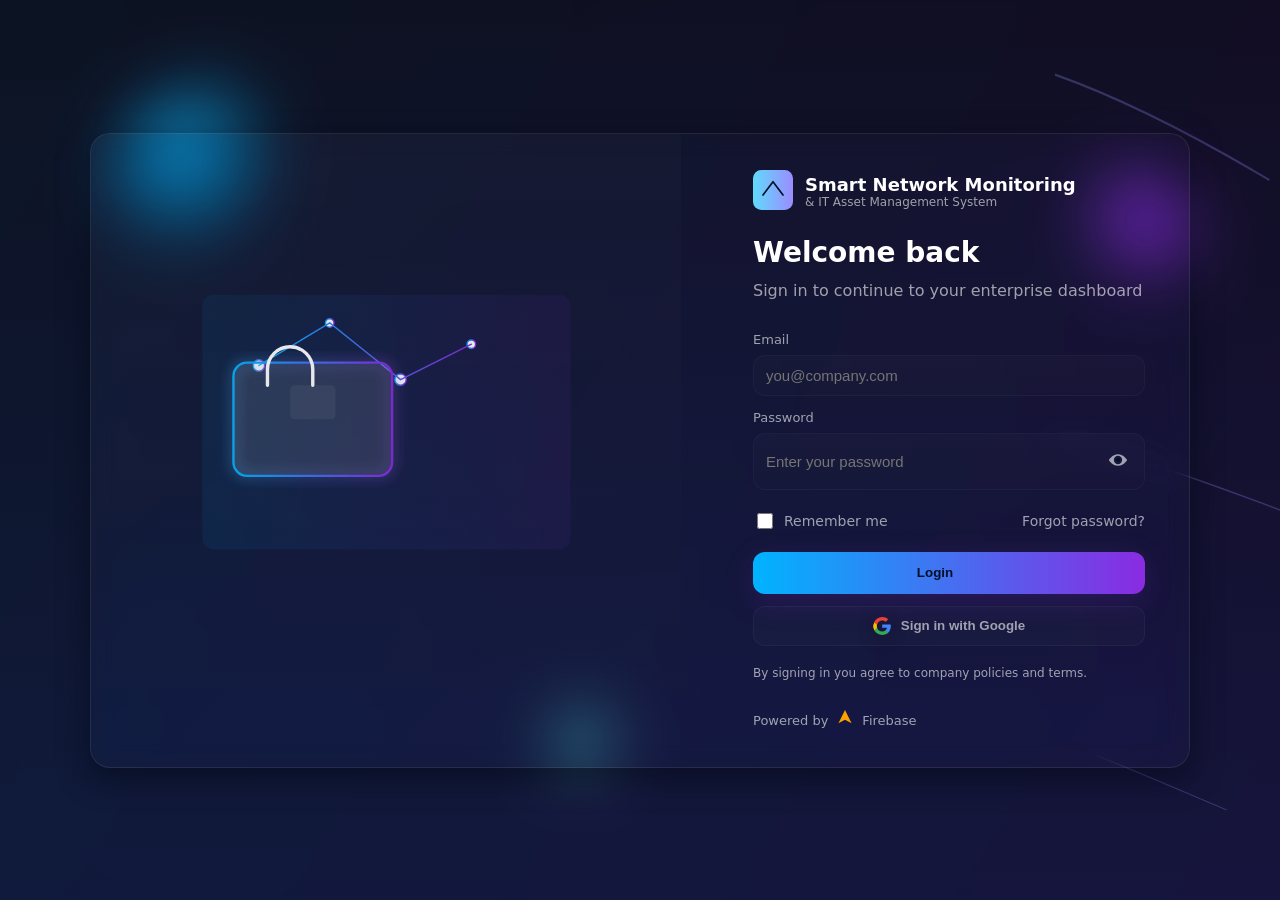
<file: index.html>
<!doctype html>
<html lang="en">
<head>
  <meta charset="utf-8" />
  <meta name="viewport" content="width=device-width,initial-scale=1" />
  <title>Smart Network Monitoring & IT Asset Management System — Login</title>
  <link rel="stylesheet" href="styles.css"> 
</head>
<body>
  <div class="animated-bg" aria-hidden="true">
    <div class="gradient-layer"></div>
    <svg class="network-lines" viewBox="0 0 1200 600" preserveAspectRatio="none" aria-hidden="true">
      <defs>
        <linearGradient id="lineGrad" x1="0" x2="1">
          <stop offset="0%" stop-color="#61dafb" />
          <stop offset="100%" stop-color="#9b8cff" />
        </linearGradient>
      </defs>
      <g class="lines">
        <path d="M10 100 C200 20, 400 180, 600 80 S1000 40, 1190 120" stroke="url(#lineGrad)" fill="none" stroke-width="1.5"/>
        <path d="M0 300 C150 240, 350 380, 600 320 S900 260, 1200 340" stroke="url(#lineGrad)" fill="none" stroke-width="1"/>
        <path d="M50 520 C250 420, 450 600, 650 520 S950 480, 1150 540" stroke="url(#lineGrad)" fill="none" stroke-width="0.8"/>
      </g>
    </svg>
    <div class="floating-shapes" aria-hidden="true">
      <div class="shape s1"></div>
      <div class="shape s2"></div>
      <div class="shape s3"></div>
    </div>
  </div>

  <main class="container" role="main">
    <section class="login-card" aria-labelledby="welcome">
      <div class="card-left">
        <!-- Cyber security illustration (inline SVG) -->
        <svg class="cyber-illustration" viewBox="0 0 600 600" aria-hidden="true">
          <defs>
            <linearGradient id="cyberGrad" x1="0" x2="1">
              <stop offset="0%" stop-color="#00b4ff"/>
              <stop offset="100%" stop-color="#8a2be2"/>
            </linearGradient>
            <filter id="glow">
              <feGaussianBlur stdDeviation="6" result="coloredBlur"/>
              <feMerge>
                <feMergeNode in="coloredBlur"/>
                <feMergeNode in="SourceGraphic"/>
              </feMerge>
            </filter>
          </defs>
          <rect x="40" y="80" rx="16" ry="16" width="520" height="360" fill="url(#cyberGrad)" opacity="0.08"/>
          <g class="nodes" fill="none" stroke="url(#cyberGrad)" stroke-width="2">
            <circle cx="120" cy="180" r="8" fill="#fff"/>
            <circle cx="220" cy="120" r="6" fill="#fff"/>
            <circle cx="320" cy="200" r="8" fill="#fff"/>
            <circle cx="420" cy="150" r="6" fill="#fff"/>
            <path d="M120 180 L220 120 L320 200 L420 150" stroke-linecap="round"/>
          </g>
          <g class="lock" transform="translate(180,240) scale(1.6)">
            <rect x="-60" y="-40" width="140" height="100" rx="12" ry="12" fill="rgba(255,255,255,0.06)" stroke="url(#cyberGrad)" stroke-width="2" filter="url(#glow)"/>
            <rect x="-10" y="-20" width="40" height="30" rx="4" ry="4" fill="#fff" opacity="0.06"/>
            <path d="M10 -20 v-14 a20 20 0 0 0 -40 0 v14" stroke="#fff" stroke-width="3" fill="none" stroke-linecap="round"/>
          </g>
        </svg>
      </div>

      <div class="card-right">
        <header class="app-header">
          <div class="logo">
            <svg width="40" height="40" viewBox="0 0 48 48" aria-hidden="true">
              <defs>
                <linearGradient id="lg1" x1="0" x2="1"><stop offset="0%" stop-color="#61dafb"/><stop offset="100%" stop-color="#9b8cff"/></linearGradient>
              </defs>
              <rect width="48" height="48" rx="10" fill="url(#lg1)"/>
              <path d="M12 30 L24 14 L36 30" stroke="#021028" stroke-width="2" fill="none" stroke-linecap="round" stroke-linejoin="round"/>
            </svg>
          </div>
          <div class="app-name">
            <h1>Smart Network Monitoring</h1>
            <p class="muted">& IT Asset Management System</p>
          </div>
        </header>

        <h2 id="welcome">Welcome back</h2>
        <p class="lead muted">Sign in to continue to your enterprise dashboard</p>

        <form id="loginForm" class="auth-form" novalidate>
          <div class="field">
            <label for="email">Email</label>
            <div class="input-wrap">
              <input id="email" name="email" type="email" placeholder="you@company.com" required autocomplete="username">
            </div>
          </div>

          <div class="field">
            <label for="password">Password</label>
            <div class="input-wrap password-wrap">
              <input id="password" name="password" type="password" placeholder="Enter your password" required autocomplete="current-password">
              <button type="button" class="show-pass" aria-label="Toggle password visibility">
                <svg width="20" height="20" viewBox="0 0 24 24"><path fill="currentColor" d="M12 5c-7 0-11 7-11 7s4 7 11 7 11-7 11-7-4-7-11-7zm0 12a5 5 0 110-10 5 5 0 010 10z"></path><circle cx="12" cy="12" r="2.5" fill="#021028"/></svg>
              </button>
            </div>
          </div>

          <div class="options">
            <label class="checkbox"><input type="checkbox" id="remember"> Remember me</label>
            <a href="#" class="forgot">Forgot password?</a>
          </div>

          <div class="actions">
            <button id="loginBtn" class="btn primary" type="submit">
              <span class="btn-text">Login</span>
              <span class="spinner" aria-hidden="true"></span>
            </button>
            <button id="googleBtn" type="button" class="btn google" aria-label="Sign in with Google">
              <svg width="18" height="18" viewBox="0 0 533.5 544.3" aria-hidden="true"><path fill="#4285f4" d="M533.5 278.4c0-17.4-1.4-34.1-4.1-50.4H272v95.4h147.1c-6.3 34-25.3 62.8-54 82v68h87.1c51-46.9 80.3-116.4 80.3-195z"/><path fill="#34a853" d="M272 544.3c73.6 0 135.5-24.4 180.7-66.4l-87.1-68c-24.2 16.2-55.1 25.8-93.6 25.8-71.9 0-132.9-48.6-154.7-114.1H25.9v71.9C71 479 165.5 544.3 272 544.3z"/><path fill="#fbbc04" d="M117.3 323.6c-10.6-31.4-10.6-65.6 0-97l-71.4-71.9C13.9 204.4 0 240.8 0 278.6s13.9 74.2 45.9 123.9l71.4-78.9z"/><path fill="#ea4335" d="M272 107.5c39.9 0 75.9 13.7 104.3 40.7l78.3-78.3C403 24.5 339.6 0 272 0 165.5 0 71 65.3 25.9 160.9l91.4 71.9C139.1 156.1 200.1 107.5 272 107.5z"/></svg>
              <span>Sign in with Google</span>
            </button>
          </div>

          <div class="meta muted small">By signing in you agree to company policies and terms.</div>
        </form>

        <footer class="card-footer">
          <div class="powered">Powered by <span class="firebase-logo" aria-hidden="true">
            <svg width="18" height="18" viewBox="0 0 256 351"><path fill="#FFA000" d="M128 0L0 256l128-64 128 64z"/></svg>
          </span> Firebase</div>
        </footer>
      </div>
    </section>
  </main>

  <script src="script.js" defer></script>
</body>
</html>
</file>
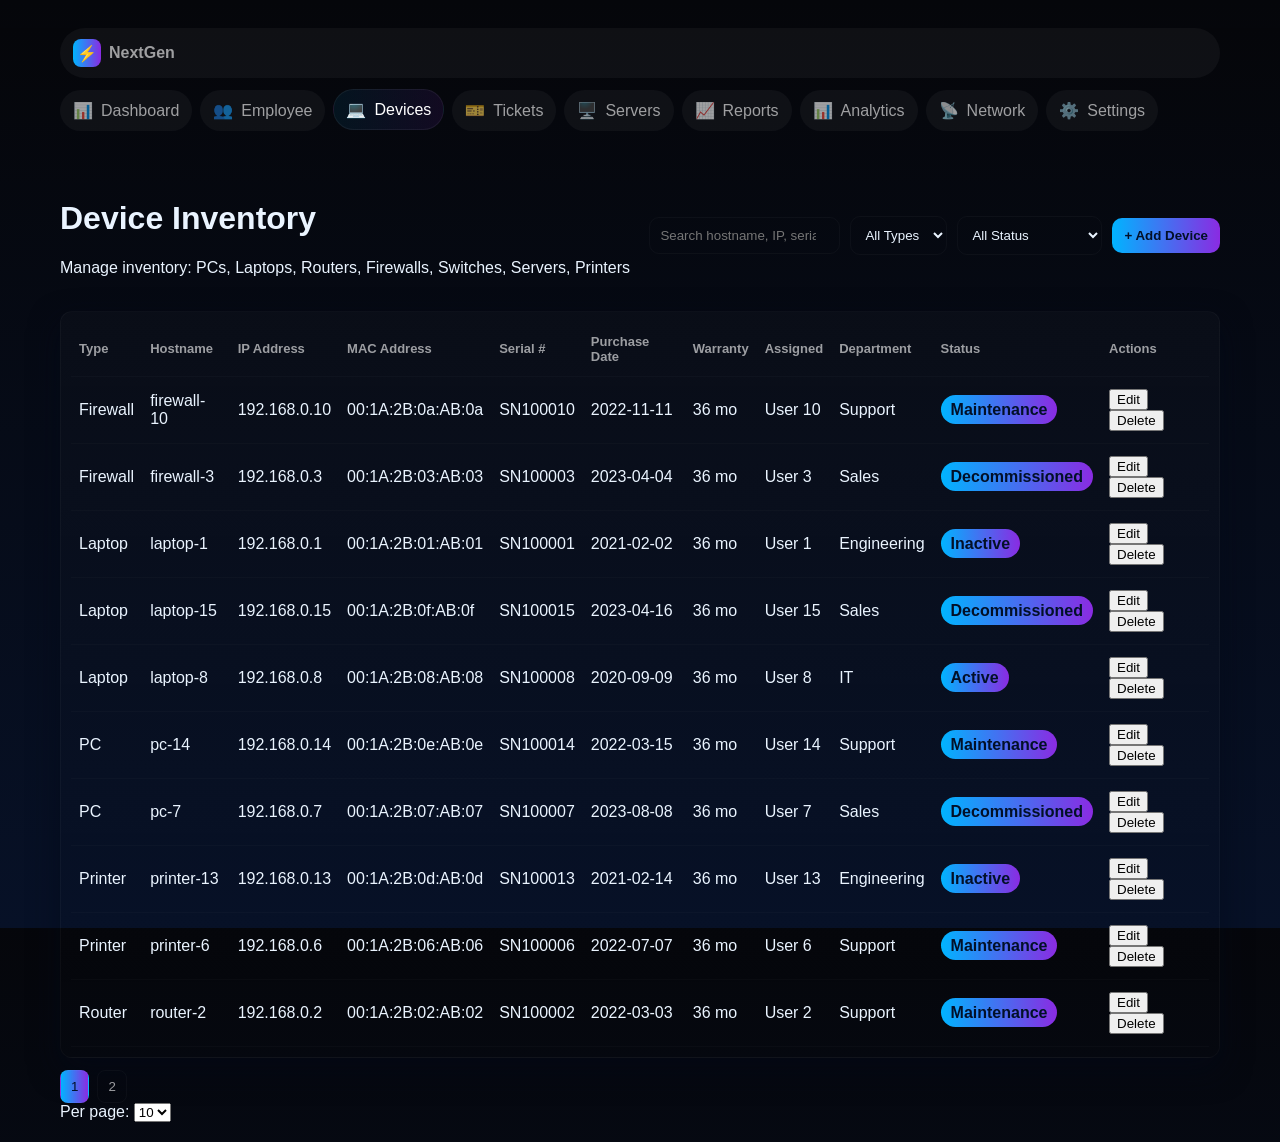
<file: device.html>
<!doctype html>
<html lang="en">
<head>
  <meta charset="utf-8" />
  <meta name="viewport" content="width=device-width,initial-scale=1" />
  <title>Device Inventory — Smart Network Admin</title>
  <link rel="stylesheet" href="device.css">
</head>
<body>
  <nav class="nav" aria-label="Main">
    <a class="nav-brand" href="admin.html"><span>⚡</span> NextGen</a>
    <ul>
      <li><a href="admin.html"><span class="icon">📊</span><span class="label">Dashboard</span></a></li>
      <li><a href="employee.html"><span class="icon">👥</span><span class="label">Employee</span></a></li>
      <li><a href="device.html"><span class="icon">💻</span><span class="label">Devices</span></a></li>
      <li><a href="helpdesk.html"><span class="icon">🎫</span><span class="label">Tickets</span></a></li>
      <li><a href="ipam.html"><span class="icon">🖥️</span><span class="label">Servers</span></a></li>
      <li><a href="reports.html"><span class="icon">📈</span><span class="label">Reports</span></a></li>
      <li><a href="analytics.html"><span class="icon">📊</span><span class="label">Analytics</span></a></li>
      <li><a href="topology.html"><span class="icon">📡</span><span class="label">Network</span></a></li>
      <li><a href="settings.html"><span class="icon">⚙️</span><span class="label">Settings</span></a></li>
    </ul>
  </nav>
  <main class="device-page">
    <header class="page-header">
      <div>
        <h1>Device Inventory</h1>
        <p class="muted">Manage inventory: PCs, Laptops, Routers, Firewalls, Switches, Servers, Printers</p>
      </div>
      <div class="controls">
        <input id="searchInput" type="search" placeholder="Search hostname, IP, serial, employee..." aria-label="Search devices">
        <select id="typeFilter" aria-label="Filter by type">
          <option value="">All Types</option>
          <option>PC</option>
          <option>Laptop</option>
          <option>Router</option>
          <option>Firewall</option>
          <option>Switch</option>
          <option>Server</option>
          <option>Printer</option>
        </select>
        <select id="statusFilter" aria-label="Filter by status">
          <option value="">All Status</option>
          <option>Active</option>
          <option>Inactive</option>
          <option>Maintenance</option>
          <option>Decommissioned</option>
        </select>
        <button id="addDeviceBtn" class="btn primary">+ Add Device</button>
      </div>
    </header>

    <section class="table-wrap">
      <table id="deviceTable" class="devices" aria-label="Device inventory table">
        <thead>
          <tr>
            <th data-sort="type">Type</th>
            <th data-sort="hostname">Hostname</th>
            <th data-sort="ip">IP Address</th>
            <th data-sort="mac">MAC Address</th>
            <th data-sort="serial">Serial #</th>
            <th data-sort="purchase">Purchase Date</th>
            <th data-sort="warranty">Warranty</th>
            <th data-sort="employee">Assigned</th>
            <th data-sort="department">Department</th>
            <th data-sort="status">Status</th>
            <th>Actions</th>
          </tr>
        </thead>
        <tbody><!-- populated by JS --></tbody>
      </table>
    </section>

    <footer class="pager">
      <div id="pagination" class="pagination"></div>
      <div class="per-page">Per page: <select id="perPage"><option>10</option><option>20</option><option>50</option></select></div>
    </footer>
  </main>

  <!-- Modal for Add / Edit -->
  <div id="deviceModal" class="modal" aria-hidden="true">
    <div class="modal-dialog" role="dialog" aria-modal="true">
      <header class="modal-header">
        <h2 id="modalTitle">Add Device</h2>
        <button id="modalClose" class="icon-btn" aria-label="Close">✕</button>
      </header>
      <form id="deviceForm" class="modal-body">
        <div class="row two">
          <label>Type<select id="deviceType"><option>PC</option><option>Laptop</option><option>Router</option><option>Firewall</option><option>Switch</option><option>Server</option><option>Printer</option></select></label>
          <label>Hostname<input id="hostname" required></label>
        </div>
        <div class="row two">
          <label>IP Address<input id="ip" type="text"></label>
          <label>MAC Address<input id="mac" type="text"></label>
        </div>
        <div class="row two">
          <label>Serial Number<input id="serial"></label>
          <label>Purchase Date<input id="purchase" type="date"></label>
        </div>
        <div class="row two">
          <label>Warranty (months)<input id="warranty" type="number" min="0"></label>
          <label>Assigned Employee<input id="assigned"></label>
        </div>
        <div class="row two">
          <label>Department<select id="dept"><option>IT</option><option>Engineering</option><option>Support</option><option>Sales</option></select></label>
          <label>Status<select id="status"><option>Active</option><option>Inactive</option><option>Maintenance</option><option>Decommissioned</option></select></label>
        </div>
        <div class="modal-actions">
          <button type="button" id="cancelBtn" class="btn">Cancel</button>
          <button type="submit" class="btn primary">Save</button>
        </div>
      </form>
    </div>
  </div>

  <script src="nav.js" defer></script>
  <script src="device.js" defer></script>
</body>
</html>
</file>
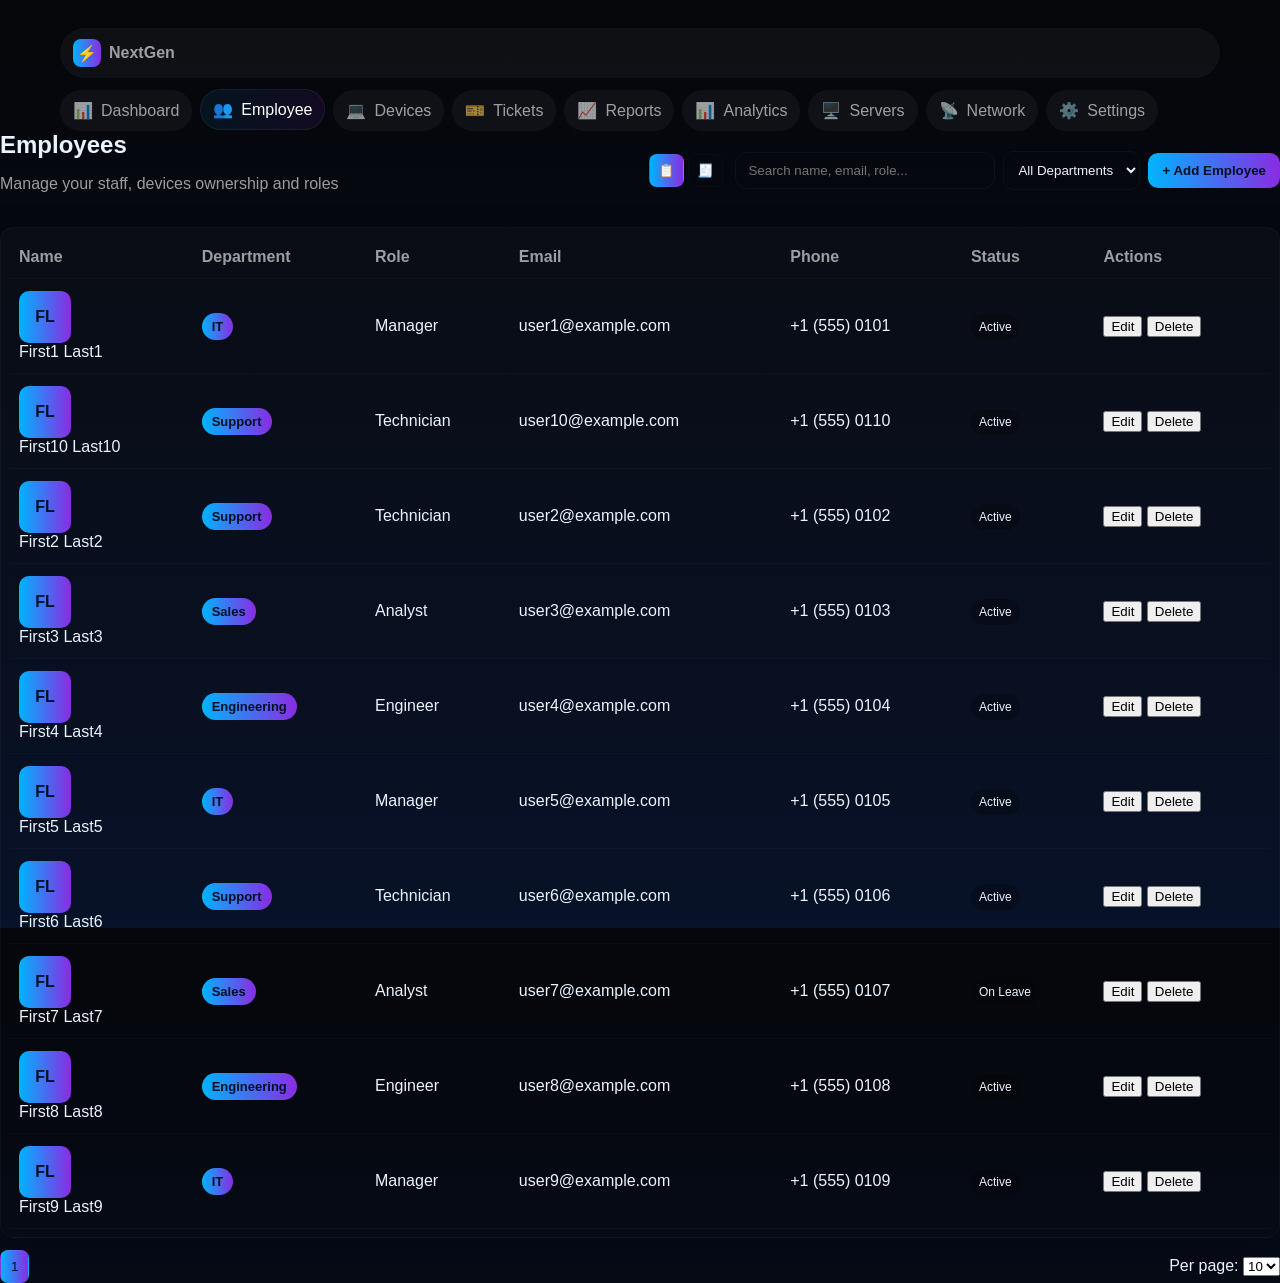
<file: employee.html>
<!doctype html>
<html lang="en">
<head>
  <meta charset="utf-8">
  <meta name="viewport" content="width=device-width,initial-scale=1">
  <title>Employees — Smart Network Admin</title>
  <link rel="stylesheet" href="employee.css">
  <meta name="description" content="Employee management — search, filter, sort, pagination, add/edit/delete">
</head>
<body>
  <nav class="nav" aria-label="Main">
    <a class="nav-brand" href="admin.html"><span>⚡</span> NextGen</a>
    <ul>
      <li><a href="admin.html"><span class="icon">📊</span><span class="label">Dashboard</span></a></li>
      <li><a href="employee.html"><span class="icon">👥</span><span class="label">Employee</span></a></li>
      <li><a href="device.html"><span class="icon">💻</span><span class="label">Devices</span></a></li>
      <li><a href="helpdesk.html"><span class="icon">🎫</span><span class="label">Tickets</span></a></li>
      <li><a href="reports.html"><span class="icon">📈</span><span class="label">Reports</span></a></li>
      <li><a href="analytics.html"><span class="icon">📊</span><span class="label">Analytics</span></a></li>
      <li><a href="ipam.html"><span class="icon">🖥️</span><span class="label">Servers</span></a></li>
      <li><a href="topology.html"><span class="icon">📡</span><span class="label">Network</span></a></li>
      <li><a href="settings.html"><span class="icon">⚙️</span><span class="label">Settings</span></a></li>
    </ul>
  </nav>
  <main class="page">
    <header class="page-header">
      <div class="title">
        <h1>Employees</h1>
        <p class="muted">Manage your staff, devices ownership and roles</p>
      </div>
      <div class="controls">
        <div class="view-toggle">
          <button id="tableViewBtn" class="icon-btn active" aria-pressed="true" title="Table view">📋</button>
          <button id="cardViewBtn" class="icon-btn" aria-pressed="false" title="Card view">🧾</button>
        </div>
        <div class="actions">
          <input id="search" type="search" placeholder="Search name, email, role..." aria-label="Search employees">
          <select id="departmentFilter" aria-label="Filter by department">
            <option value="">All Departments</option>
            <option>Engineering</option>
            <option>IT</option>
            <option>Support</option>
            <option>Sales</option>
          </select>
          <button id="addEmployeeBtn" class="btn primary">+ Add Employee</button>
        </div>
      </div>
    </header>

    <section class="list-area">
      <div class="table-wrap" id="tableWrap">
        <table id="employeeTable" class="employees" aria-label="Employee table">
          <thead>
            <tr>
              <th data-sort="name">Name</th>
              <th data-sort="department">Department</th>
              <th data-sort="role">Role</th>
              <th data-sort="email">Email</th>
              <th data-sort="phone">Phone</th>
              <th data-sort="status">Status</th>
              <th>Actions</th>
            </tr>
          </thead>
          <tbody>
            <!-- Rows populated by JS -->
          </tbody>
        </table>
      </div>

      <div class="cards-wrap" id="cardsWrap" hidden>
        <div class="cards" id="cardsList">
          <!-- Cards populated by JS -->
        </div>
      </div>
    </section>

    <footer class="pager">
      <div class="pagination" id="pagination"></div>
      <div class="per-page">
        <label>Per page: <select id="perPage"><option>5</option><option selected>10</option><option>20</option></select></label>
      </div>
    </footer>
  </main>

  <!-- Add / Edit Modal -->
  <div id="modal" class="modal" aria-hidden="true">
    <div class="modal-dialog" role="dialog" aria-modal="true">
      <header class="modal-header">
        <h2 id="modalTitle">Add Employee</h2>
        <button id="modalClose" class="icon-btn" aria-label="Close">✕</button>
      </header>
      <form id="employeeForm" class="modal-body">
        <div class="row">
          <label>Profile picture</label>
          <div class="avatar-input">
            <input id="avatar" type="file" accept="image/*">
            <div class="avatar-preview" id="avatarPreview">JD</div>
          </div>
        </div>
        <div class="row two">
          <label>First name<input id="firstName" required></label>
          <label>Last name<input id="lastName" required></label>
        </div>
        <div class="row two">
          <label>Email<input id="email" type="email" required></label>
          <label>Phone<input id="phone" type="tel"></label>
        </div>
        <div class="row two">
          <label>Department
            <select id="dept">
              <option>Engineering</option>
              <option>IT</option>
              <option>Support</option>
              <option>Sales</option>
            </select>
          </label>
          <label>Role<input id="role"></label>
        </div>
        <div class="row">
          <label>Status
            <select id="status"><option>Active</option><option>On Leave</option><option>Disabled</option></select>
          </label>
        </div>
        <div class="modal-actions">
          <button type="button" id="cancelBtn" class="btn">Cancel</button>
          <button type="submit" class="btn primary">Save</button>
        </div>
      </form>
    </div>
  </div>

  <template id="cardTemplate">
    <article class="employee-card">
      <div class="card-top">
        <div class="avatar"></div>
        <div class="meta">
          <div class="name"></div>
          <div class="role muted"></div>
        </div>
      </div>
      <div class="card-body">
        <div class="info"><strong>Dept</strong><span class="dept muted"></span></div>
        <div class="info"><strong>Email</strong><span class="email muted"></span></div>
        <div class="info"><strong>Phone</strong><span class="phone muted"></span></div>
      </div>
      <div class="card-footer">
        <span class="status badge"></span>
        <div class="card-actions">
          <button class="edit btn">Edit</button>
          <button class="del btn">Delete</button>
        </div>
      </div>
    </article>
  </template>

  <script src="nav.js" defer></script>
  <script src="employee.js" defer></script>
</body>
</html>
</file>
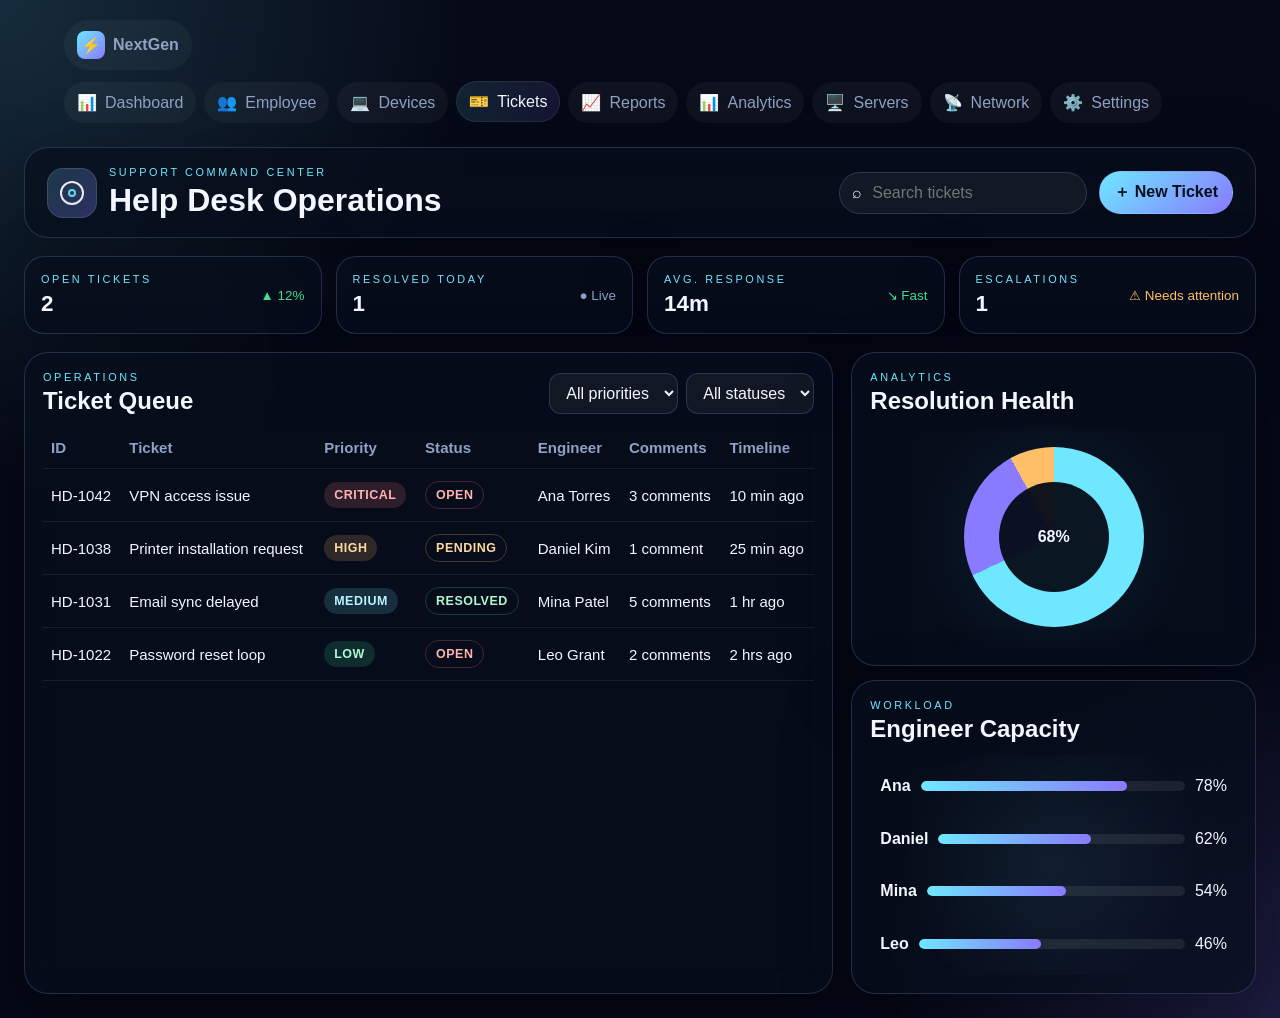
<file: helpdesk.html>
<!doctype html>
<html lang="en">
  <head>
    <meta charset="utf-8" />
    <meta name="viewport" content="width=device-width, initial-scale=1" />
    <title>Help Desk System</title>
    <link rel="stylesheet" href="helpdesk.css" />
  </head>
  <body>
    <nav class="nav" aria-label="Main">
      <a class="nav-brand" href="admin.html"><span>⚡</span> NextGen</a>
      <ul>
        <li><a href="admin.html"><span class="icon">📊</span><span class="label">Dashboard</span></a></li>
        <li><a href="employee.html"><span class="icon">👥</span><span class="label">Employee</span></a></li>
        <li><a href="device.html"><span class="icon">💻</span><span class="label">Devices</span></a></li>
        <li><a href="helpdesk.html"><span class="icon">🎫</span><span class="label">Tickets</span></a></li>
        <li><a href="reports.html"><span class="icon">📈</span><span class="label">Reports</span></a></li>
        <li><a href="analytics.html"><span class="icon">📊</span><span class="label">Analytics</span></a></li>
        <li><a href="ipam.html"><span class="icon">🖥️</span><span class="label">Servers</span></a></li>
        <li><a href="topology.html"><span class="icon">📡</span><span class="label">Network</span></a></li>
        <li><a href="settings.html"><span class="icon">⚙️</span><span class="label">Settings</span></a></li>
      </ul>
    </nav>
    <div class="page-shell">
      <header class="topbar">
        <div class="brand-block">
          <div class="brand-mark" aria-hidden="true">
            <span></span>
            <span></span>
          </div>
          <div>
            <p class="eyebrow">Support Command Center</p>
            <h1>Help Desk Operations</h1>
          </div>
        </div>

        <div class="topbar-actions">
          <div class="search-box">
            <span aria-hidden="true">⌕</span>
            <input id="searchInput" type="search" placeholder="Search tickets" />
          </div>
          <button class="primary-btn" id="openModalBtn" type="button">＋ New Ticket</button>
        </div>
      </header>

      <main class="dashboard">
        <section class="stats-grid" aria-label="Support metrics">
          <article class="stat-card">
            <div>
              <p class="eyebrow">Open tickets</p>
              <h2 id="openCount">0</h2>
            </div>
            <span class="trend positive">▲ 12%</span>
          </article>
          <article class="stat-card">
            <div>
              <p class="eyebrow">Resolved today</p>
              <h2 id="resolvedCount">0</h2>
            </div>
            <span class="trend">● Live</span>
          </article>
          <article class="stat-card">
            <div>
              <p class="eyebrow">Avg. response</p>
              <h2>14m</h2>
            </div>
            <span class="trend positive">↘ Fast</span>
          </article>
          <article class="stat-card">
            <div>
              <p class="eyebrow">Escalations</p>
              <h2 id="escalationCount">0</h2>
            </div>
            <span class="trend warning">⚠ Needs attention</span>
          </article>
        </section>

        <section class="content-grid">
          <section class="panel panel-large" aria-labelledby="ticketHeading">
            <div class="panel-heading">
              <div>
                <p class="eyebrow">Operations</p>
                <h2 id="ticketHeading">Ticket Queue</h2>
              </div>
              <div class="filters">
                <label class="select-wrap">
                  <span class="sr-only">Filter by priority</span>
                  <select id="priorityFilter">
                    <option value="all">All priorities</option>
                    <option value="Critical">Critical</option>
                    <option value="High">High</option>
                    <option value="Medium">Medium</option>
                    <option value="Low">Low</option>
                  </select>
                </label>
                <label class="select-wrap">
                  <span class="sr-only">Filter by status</span>
                  <select id="statusFilter">
                    <option value="all">All statuses</option>
                    <option value="Open">Open</option>
                    <option value="Pending">Pending</option>
                    <option value="Resolved">Resolved</option>
                  </select>
                </label>
              </div>
            </div>

            <div class="table-wrap">
              <table>
                <thead>
                  <tr>
                    <th>ID</th>
                    <th>Ticket</th>
                    <th>Priority</th>
                    <th>Status</th>
                    <th>Engineer</th>
                    <th>Comments</th>
                    <th>Timeline</th>
                  </tr>
                </thead>
                <tbody id="ticketTableBody"></tbody>
              </table>
            </div>
          </section>

          <aside class="sidebar-stack">
            <section class="panel chart-panel" aria-labelledby="chartTitle">
              <div class="panel-heading">
                <div>
                  <p class="eyebrow">Analytics</p>
                  <h2 id="chartTitle">Resolution Health</h2>
                </div>
              </div>
              <div id="donutChart" class="chart-card"></div>
            </section>

            <section class="panel chart-panel" aria-labelledby="trendTitle">
              <div class="panel-heading">
                <div>
                  <p class="eyebrow">Workload</p>
                  <h2 id="trendTitle">Engineer Capacity</h2>
                </div>
              </div>
              <div id="barChart" class="bar-chart"></div>
            </section>
          </aside>
        </section>
      </main>
    </div>

    <div class="modal-backdrop hidden" id="modalBackdrop">
      <section class="modal-card" role="dialog" aria-modal="true" aria-labelledby="modalTitle">
        <div class="modal-header">
          <div>
            <p class="eyebrow">Create ticket</p>
            <h2 id="modalTitle">New Support Request</h2>
          </div>
          <button class="icon-btn" id="closeModalBtn" type="button" aria-label="Close dialog">✕</button>
        </div>

        <form id="ticketForm" class="ticket-form">
          <label>
            Subject
            <input name="subject" required placeholder="Brief summary" />
          </label>
          <label>
            Description
            <textarea name="description" rows="3" required placeholder="Describe the issue"></textarea>
          </label>
          <div class="form-grid">
            <label>
              Priority
              <select name="priority">
                <option>Critical</option>
                <option>High</option>
                <option selected>Medium</option>
                <option>Low</option>
              </select>
            </label>
            <label>
              Status
              <select name="status">
                <option selected>Open</option>
                <option>Pending</option>
                <option>Resolved</option>
              </select>
            </label>
          </div>
          <div class="form-grid">
            <label>
              Assigned Engineer
              <select name="engineer">
                <option>Ana Torres</option>
                <option>Daniel Kim</option>
                <option selected>Mina Patel</option>
                <option>Leo Grant</option>
              </select>
            </label>
            <label>
              Timeline
              <input name="timeline" placeholder="e.g. 09:30 triaged" />
            </label>
          </div>
          <label>
            Comment
            <input name="comment" placeholder="Initial customer note" />
          </label>
          <div class="modal-actions">
            <button class="ghost-btn" type="button" id="cancelBtn">Cancel</button>
            <button class="primary-btn" type="submit">Create Ticket</button>
          </div>
        </form>
      </section>
    </div>

    <script src="nav.js" defer></script>
    <script src="helpdesk.js"></script>
  </body>
</html>
</file>
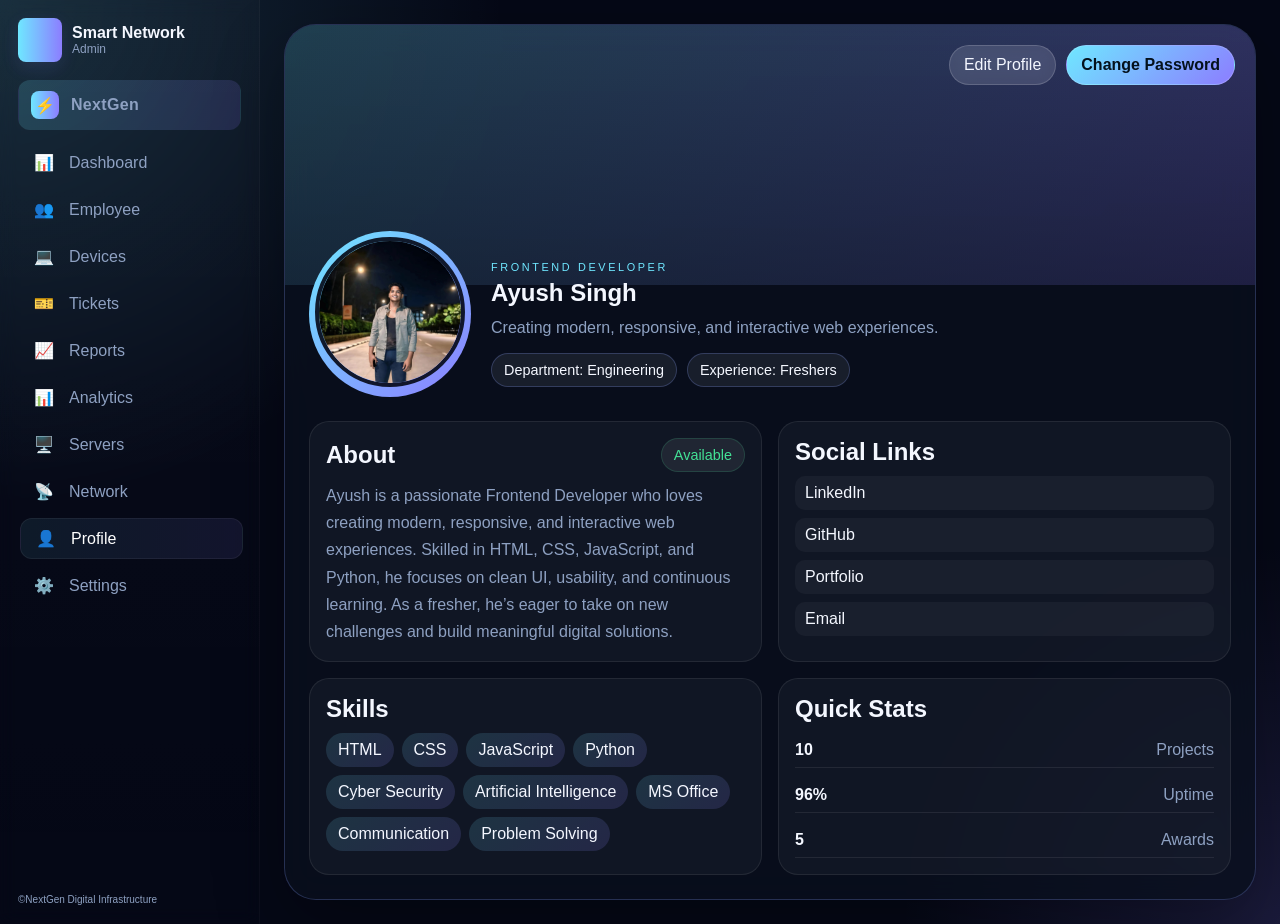
<file: profile.html>
<!doctype html>
<html lang="en">
  <head>
    <meta charset="utf-8" />
    <meta name="viewport" content="width=device-width, initial-scale=1" />
    <title>Premium Profile Page</title>
    <link rel="stylesheet" href="profile.css" />
  </head>
  <body>
    <div class="app-shell">
      <aside class="sidebar" aria-label="Sidebar">
        <div class="brand">
          <div class="logo-square" aria-hidden="true"></div>
          <div class="brand-text">
            <strong>Smart Network</strong>
            <small>Admin</small>
          </div>
        </div>

        <nav class="nav" aria-label="Main">
          <a class="nav-brand" href="admin.html"><span>⚡</span> NextGen</a>
          <ul>
            <li><a href="admin.html"><span class="icon">📊</span><span class="label">Dashboard</span></a></li>
            <li><a href="employee.html"><span class="icon">👥</span><span class="label">Employee</span></a></li>
            <li><a href="device.html"><span class="icon">💻</span><span class="label">Devices</span></a></li>
            <li><a href="helpdesk.html"><span class="icon">🎫</span><span class="label">Tickets</span></a></li>
            <li><a href="reports.html"><span class="icon">📈</span><span class="label">Reports</span></a></li>
            <li><a href="analytics.html"><span class="icon">📊</span><span class="label">Analytics</span></a></li>
            <li><a href="ipam.html"><span class="icon">🖥️</span><span class="label">Servers</span></a></li>
            <li><a href="topology.html"><span class="icon">📡</span><span class="label">Network</span></a></li>
            <li><a href="profile.html"><span class="icon">👤</span><span class="label">Profile</span></a></li>
            <li><a href="settings.html"><span class="icon">⚙️</span><span class="label">Settings</span></a></li>
          </ul>
        </nav>

        <div class="sidebar-footer">
          <small>©NextGen Digital Infrastructure</small>
        </div>
      </aside>

      <div class="main-area">
        <div class="page-shell">
          <section class="profile-card" aria-labelledby="profileTitle">
        <div class="cover-banner">
          <div class="cover-overlay"></div>
          <div class="profile-actions">
            <button class="ghost-btn" type="button">Edit Profile</button>
            <button class="primary-btn" type="button">Change Password</button>
          </div>
        </div>

        <div class="profile-body">
          <div class="profile-main">
            <div class="avatar-wrap">
              <img class="avatar" src="./profile pic.png" alt="Profile picture of Ayush Singh" />
            </div>

            <div class="profile-info">
              <p class="eyebrow">Frontend Developer</p>
              <h1 id="profileTitle">Ayush Singh</h1>
              <p class="lead">Creating modern, responsive, and interactive web experiences.</p>
              <div class="meta-row">
                <span class="pill">Department: Engineering</span>
                <span class="pill">Experience: Freshers</span>
              </div>
            </div>
          </div>

          <div class="profile-grid">
            <article class="panel">
              <div class="panel-heading">
                <h2>About</h2>
                <span class="pill subtle">Available</span>
              </div>
              <p class="body-copy">Ayush is a passionate Frontend Developer who loves creating modern, responsive, and interactive web experiences. Skilled in HTML, CSS, JavaScript, and Python, he focuses on clean UI, usability, and continuous learning. As a fresher, he’s eager to take on new challenges and build meaningful digital solutions.</p>
            </article>

            <article class="panel">
              <div class="panel-heading">
                <h2>Social Links</h2>
              </div>
              <ul class="link-list">
                <li><a href="#">LinkedIn</a></li>
                <li><a href="#">GitHub</a></li>
                <li><a href="#">Portfolio</a></li>
                <li><a href="#">Email</a></li>
              </ul>
            </article>

            <article class="panel">
              <div class="panel-heading">
                <h2>Skills</h2>
              </div>
              <div class="chip-list">
                <span class="chip">HTML</span>
                <span class="chip">CSS</span>
                <span class="chip">JavaScript</span>
                <span class="chip">Python</span>
                <span class="chip">Cyber Security</span>
                <span class="chip">Artificial Intelligence</span>
                <span class="chip">MS Office</span>
                <spam class="chip">Communication</spam>
                <spam class="chip">Problem Solving</spam>
              </div>
            </article>

            <article class="panel">
              <div class="panel-heading">
                <h2>Quick Stats</h2>
              </div>
              <div class="stats-list">
                <div><strong>10</strong><span>Projects</span></div>
                <div><strong>96%</strong><span>Uptime</span></div>
                <div><strong>5</strong><span>Awards</span></div>
              </div>
            </article>
          </div>
        </div>
          </section>
        </div>
      </div>
    </div>

    <script src="nav.js" defer></script>
    <script src="profile.js"></script>
  </body>
</html>
</file>
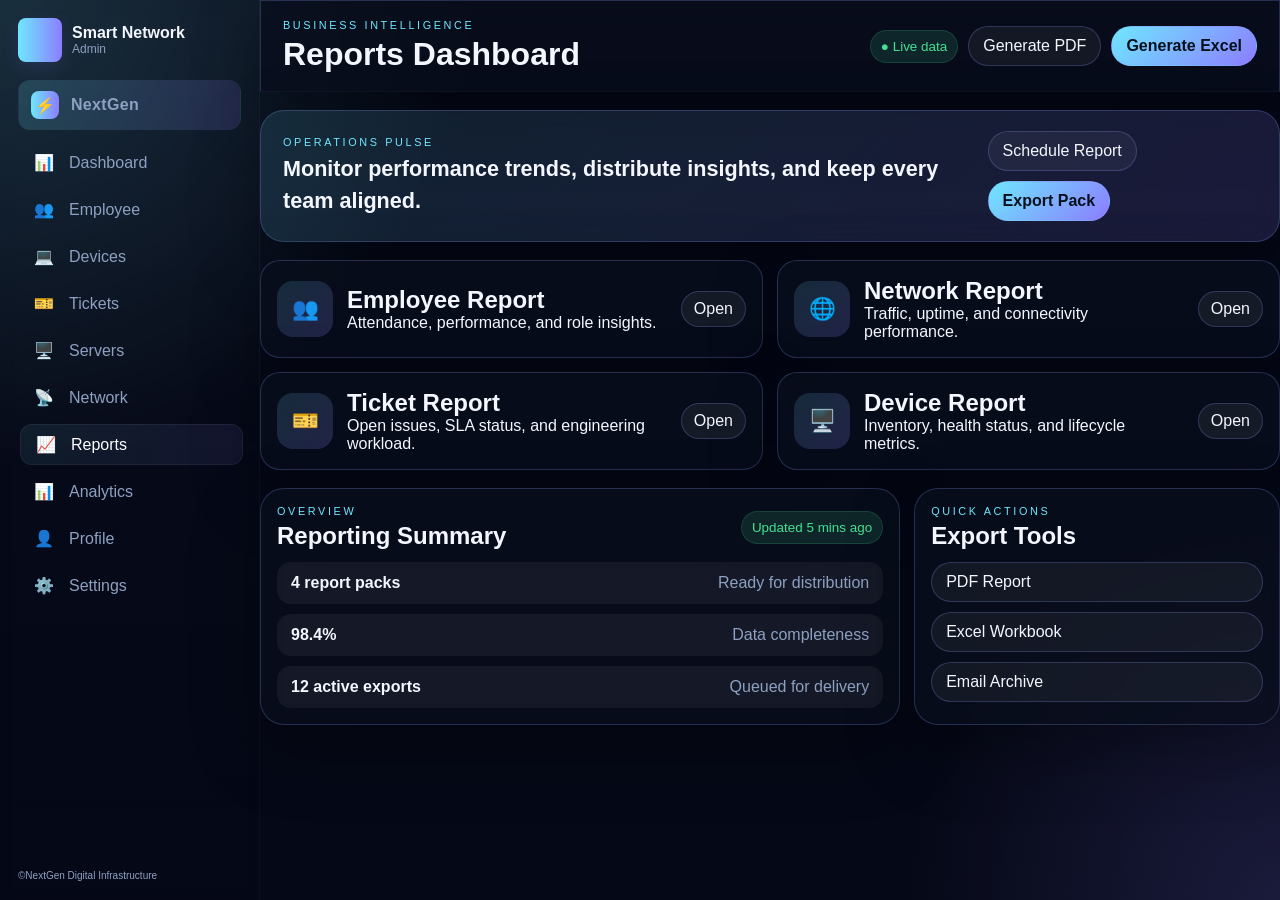
<file: reports.html>
<!doctype html>
<html lang="en">
  <head>
    <meta charset="utf-8" />
    <meta name="viewport" content="width=device-width, initial-scale=1" />
    <title>Reports Dashboard</title>
    <link rel="stylesheet" href="reports.css" />
  </head>
  <body>
    <div class="app-shell">
      <aside class="sidebar" aria-label="Sidebar">
        <div class="brand">
          <div class="logo-square" aria-hidden="true"></div>
          <div class="brand-text">
            <strong>Smart Network</strong>
            <small>Admin</small>
          </div>
        </div>

        <nav class="nav" aria-label="Main">
          <a class="nav-brand" href="admin.html"><span>⚡</span> NextGen</a>
          <ul>
            <li><a href="admin.html"><span class="icon">📊</span><span class="label">Dashboard</span></a></li>
            <li><a href="employee.html"><span class="icon">👥</span><span class="label">Employee</span></a></li>
            <li><a href="device.html"><span class="icon">💻</span><span class="label">Devices</span></a></li>
            <li><a href="helpdesk.html"><span class="icon">🎫</span><span class="label">Tickets</span></a></li>
            <li><a href="ipam.html"><span class="icon">🖥️</span><span class="label">Servers</span></a></li>
            <li><a href="topology.html"><span class="icon">📡</span><span class="label">Network</span></a></li>
            <li><a href="reports.html"><span class="icon">📈</span><span class="label">Reports</span></a></li>
            <li><a href="analytics.html"><span class="icon">📊</span><span class="label">Analytics</span></a></li>
            <li><a href="profile.html"><span class="icon">👤</span><span class="label">Profile</span></a></li>
            <li><a href="settings.html"><span class="icon">⚙️</span><span class="label">Settings</span></a></li>
          </ul>
        </nav>

        <div class="sidebar-footer">
          <small>©NextGen Digital Infrastructure</small>
        </div>
      </aside>

      <div class="main-area">
        <header class="topbar">
          <div>
            <p class="eyebrow">Business Intelligence</p>
            <h1>Reports Dashboard</h1>
          </div>
          <div class="topbar-actions">
            <span class="live-pill">● Live data</span>
            <button class="ghost-btn" type="button" id="pdfBtn">Generate PDF</button>
            <button class="primary-btn" type="button" id="excelBtn">Generate Excel</button>
          </div>
        </header>

        <main class="dashboard">
          <section class="hero-card" aria-label="Overview">
            <div>
              <p class="eyebrow">Operations Pulse</p>
              <h2>Monitor performance trends, distribute insights, and keep every team aligned.</h2>
            </div>
            <div class="hero-actions">
              <button class="ghost-btn" type="button">Schedule Report</button>
              <button class="primary-btn" type="button">Export Pack</button>
            </div>
          </section>

          <section class="stats-grid" aria-label="Report categories">
            <article class="report-card">
              <div class="card-icon">👥</div>
              <div>
                <h2>Employee Report</h2>
                <p>Attendance, performance, and role insights.</p>
              </div>
              <button class="mini-btn" type="button">Open</button>
            </article>

            <article class="report-card">
              <div class="card-icon">🌐</div>
              <div>
                <h2>Network Report</h2>
                <p>Traffic, uptime, and connectivity performance.</p>
              </div>
              <button class="mini-btn" type="button">Open</button>
            </article>

            <article class="report-card">
              <div class="card-icon">🎫</div>
              <div>
                <h2>Ticket Report</h2>
                <p>Open issues, SLA status, and engineering workload.</p>
              </div>
              <button class="mini-btn" type="button">Open</button>
            </article>

            <article class="report-card">
              <div class="card-icon">🖥️</div>
              <div>
                <h2>Device Report</h2>
                <p>Inventory, health status, and lifecycle metrics.</p>
              </div>
              <button class="mini-btn" type="button">Open</button>
            </article>
          </section>

          <section class="content-grid">
            <article class="panel panel-large">
              <div class="panel-heading">
                <div>
                  <p class="eyebrow">Overview</p>
                  <h2>Reporting Summary</h2>
                </div>
                <span class="pill">Updated 5 mins ago</span>
              </div>
              <div class="summary-list">
                <div class="summary-item">
                  <strong>4 report packs</strong>
                  <span>Ready for distribution</span>
                </div>
                <div class="summary-item">
                  <strong>98.4%</strong>
                  <span>Data completeness</span>
                </div>
                <div class="summary-item">
                  <strong>12 active exports</strong>
                  <span>Queued for delivery</span>
                </div>
              </div>
            </article>

            <article class="panel">
              <div class="panel-heading">
                <div>
                  <p class="eyebrow">Quick Actions</p>
                  <h2>Export Tools</h2>
                </div>
              </div>
              <div class="action-stack">
                <button class="action-btn" type="button" data-type="pdf">PDF Report</button>
                <button class="action-btn" type="button" data-type="excel">Excel Workbook</button>
                <button class="action-btn" type="button" data-type="email">Email Archive</button>
              </div>
            </article>
          </section>
        </main>
      </div>
    </div>

    <script src="nav.js" defer></script>
    <script src="reports.js"></script>
  </body>
</html>
</file>
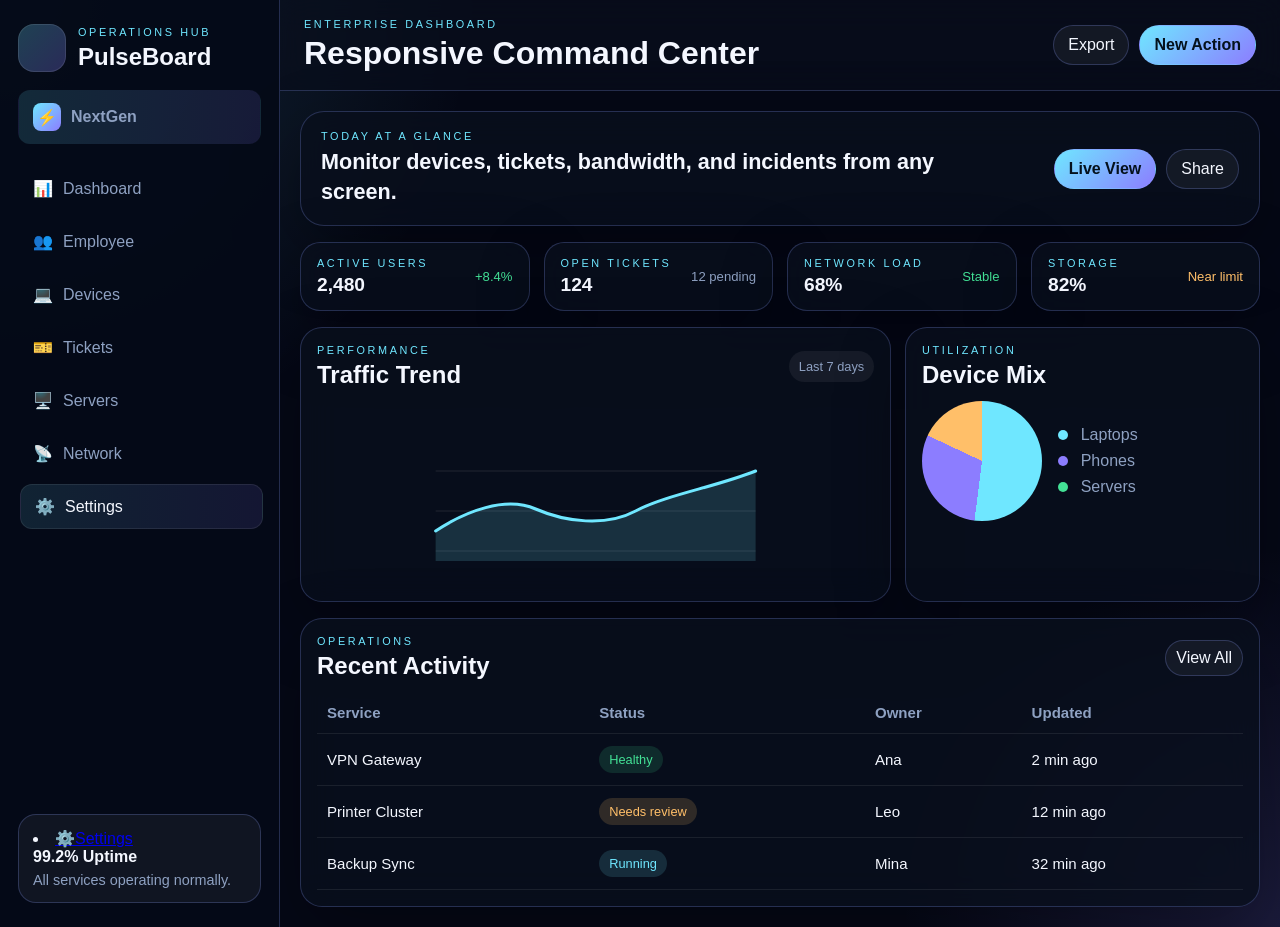
<file: settings.html>
<!doctype html>
<html lang="en">
  <head>
    <meta charset="utf-8" />
    <meta name="viewport" content="width=device-width, initial-scale=1" />
    <title>Responsive Operations Dashboard</title>
    <link rel="stylesheet" href="settings.css" />
  </head>
  <body>
    <div class="app-shell">
      <aside class="sidebar" id="sidebar">
        <div class="brand-block">
          <div class="brand-mark" aria-hidden="true"></div>
          <div>
            <p class="eyebrow">Operations Hub</p>
            <h2>PulseBoard</h2>
          </div>
        </div>

        <nav class="nav" aria-label="Main">
          <a class="nav-brand" href="admin.html"><span>⚡</span> NextGen</a>
          <ul>
            <li><a href="admin.html"><span class="icon">📊</span><span class="label">Dashboard</span></a></li>
            <li><a href="employee.html"><span class="icon">👥</span><span class="label">Employee</span></a></li>
            <li><a href="device.html"><span class="icon">💻</span><span class="label">Devices</span></a></li>
            <li><a href="helpdesk.html"><span class="icon">🎫</span><span class="label">Tickets</span></a></li>
            <li><a href="ipam.html"><span class="icon">🖥️</span><span class="label">Servers</span></a></li>
            <li><a href="topology.html"><span class="icon">📡</span><span class="label">Network</span></a></li>
            <li><a href="settings.html"><span class="icon">⚙️</span><span class="label">Settings</span></a></li>
          </ul>
        </nav>

        <div class="sidebar-card">
              <li><a href="settings.html"><span class="icon">⚙️</span><span class="label">Settings</span></a></li>
          <strong>99.2% Uptime</strong>
          <p>All services operating normally.</p>
        </div>
      </aside>

      <div class="backdrop" id="backdrop"></div>

      <div class="main-panel">
        <header class="topbar">
          <button class="menu-btn" id="menuBtn" type="button" aria-label="Toggle navigation">☰</button>
          <div>
            <p class="eyebrow">Enterprise Dashboard</p>
            <h1>Responsive Command Center</h1>
          </div>
          <div class="topbar-actions">
            <button class="ghost-btn" type="button">Export</button>
            <button class="primary-btn" type="button">New Action</button>
          </div>
        </header>

        <main class="content">
          <section class="hero-card">
            <div>
              <p class="eyebrow">Today at a glance</p>
              <h2>Monitor devices, tickets, bandwidth, and incidents from any screen.</h2>
            </div>
            <div class="hero-actions">
              <button class="primary-btn" type="button">Live View</button>
              <button class="ghost-btn" type="button">Share</button>
            </div>
          </section>

          <section class="stats-grid" aria-label="System metrics">
            <article class="stat-card">
              <div>
                <p class="eyebrow">Active Users</p>
                <h3>2,480</h3>
              </div>
              <span class="trend up">+8.4%</span>
            </article>
            <article class="stat-card">
              <div>
                <p class="eyebrow">Open Tickets</p>
                <h3>124</h3>
              </div>
              <span class="trend">12 pending</span>
            </article>
            <article class="stat-card">
              <div>
                <p class="eyebrow">Network Load</p>
                <h3>68%</h3>
              </div>
              <span class="trend up">Stable</span>
            </article>
            <article class="stat-card">
              <div>
                <p class="eyebrow">Storage</p>
                <h3>82%</h3>
              </div>
              <span class="trend warning">Near limit</span>
            </article>
          </section>

          <section class="panels-grid">
            <article class="panel panel-chart">
              <div class="panel-heading">
                <div>
                  <p class="eyebrow">Performance</p>
                  <h2>Traffic Trend</h2>
                </div>
                <span class="pill">Last 7 days</span>
              </div>
              <svg class="line-chart" viewBox="0 0 360 180" aria-label="Traffic trend chart">
                <path class="grid-line" d="M20 150 H340" />
                <path class="grid-line" d="M20 110 H340" />
                <path class="grid-line" d="M20 70 H340" />
                <path class="area" d="M20 130 C50 110, 90 95, 120 108 S190 126, 220 110 S300 86, 340 70 L340 160 L20 160 Z" />
                <path class="line" d="M20 130 C50 110, 90 95, 120 108 S190 126, 220 110 S300 86, 340 70" />
              </svg>
            </article>

            <article class="panel panel-donut">
              <div class="panel-heading">
                <div>
                  <p class="eyebrow">Utilization</p>
                  <h2>Device Mix</h2>
                </div>
              </div>
              <div class="donut-wrap">
                <div class="donut"></div>
                <ul class="legend">
                  <li><span class="dot blue"></span> Laptops</li>
                  <li><span class="dot purple"></span> Phones</li>
                  <li><span class="dot green"></span> Servers</li>
                </ul>
              </div>
            </article>
          </section>

          <section class="panel table-panel">
            <div class="panel-heading">
              <div>
                <p class="eyebrow">Operations</p>
                <h2>Recent Activity</h2>
              </div>
              <button class="ghost-btn small" type="button">View All</button>
            </div>
            <div class="table-wrap">
              <table>
                <thead>
                  <tr>
                    <th>Service</th>
                    <th>Status</th>
                    <th>Owner</th>
                    <th>Updated</th>
                  </tr>
                </thead>
                <tbody>
                  <tr>
                    <td>VPN Gateway</td>
                    <td><span class="tag success">Healthy</span></td>
                    <td>Ana</td>
                    <td>2 min ago</td>
                  </tr>
                  <tr>
                    <td>Printer Cluster</td>
                    <td><span class="tag warning">Needs review</span></td>
                    <td>Leo</td>
                    <td>12 min ago</td>
                  </tr>
                  <tr>
                    <td>Backup Sync</td>
                    <td><span class="tag info">Running</span></td>
                    <td>Mina</td>
                    <td>32 min ago</td>
                  </tr>
                </tbody>
              </table>
            </div>
          </section>
        </main>
      </div>

      <nav class="bottom-nav" aria-label="Mobile navigation">
        <a href="#">⌂</a>
        <a href="#">📞</a>
        <a href="#">⚙️</a>
        <a href="#">📊</a>
      </nav>
    </div>

    <script src="nav.js" defer></script>
    <script src="settings.js"></script>
  </body>
</html>
</file>
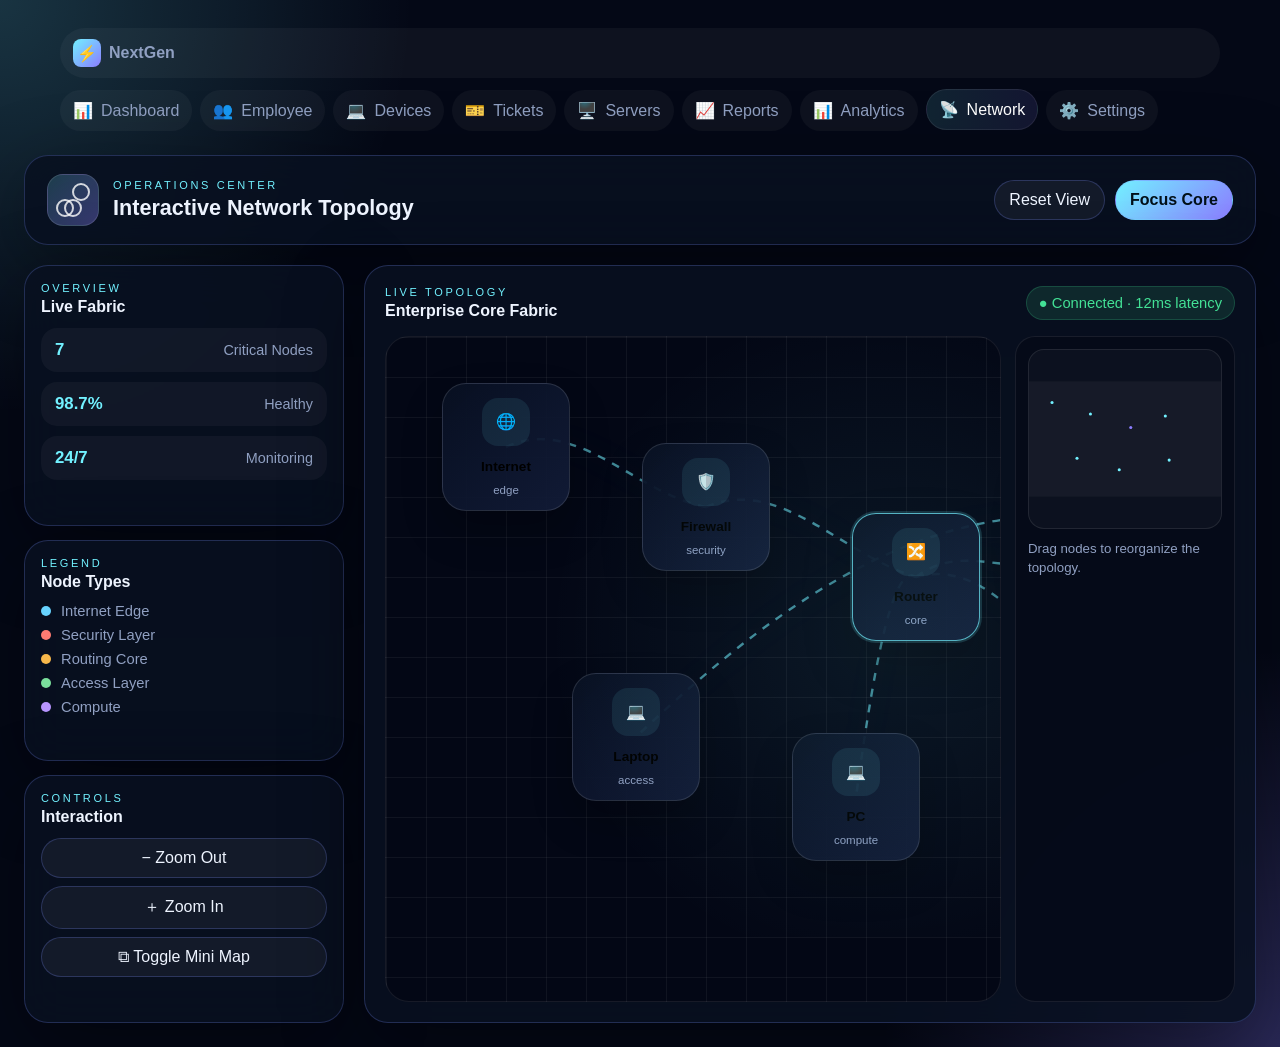
<file: topology.html>
<!doctype html>
<html lang="en">
  <head>
    <meta charset="utf-8" />
    <meta name="viewport" content="width=device-width, initial-scale=1" />
    <title>Interactive Network Topology</title>
    <link rel="stylesheet" href="topology.css" />
  </head>
  <body>
    <nav class="nav" aria-label="Main">
      <a class="nav-brand" href="admin.html"><span>⚡</span> NextGen</a>
      <ul>
        <li><a href="admin.html"><span class="icon">📊</span><span class="label">Dashboard</span></a></li>
        <li><a href="employee.html"><span class="icon">👥</span><span class="label">Employee</span></a></li>
        <li><a href="device.html"><span class="icon">💻</span><span class="label">Devices</span></a></li>
        <li><a href="helpdesk.html"><span class="icon">🎫</span><span class="label">Tickets</span></a></li>
        <li><a href="ipam.html"><span class="icon">🖥️</span><span class="label">Servers</span></a></li>
        <li><a href="reports.html"><span class="icon">📈</span><span class="label">Reports</span></a></li>
        <li><a href="analytics.html"><span class="icon">📊</span><span class="label">Analytics</span></a></li>
        <li><a href="topology.html"><span class="icon">📡</span><span class="label">Network</span></a></li>
        <li><a href="settings.html"><span class="icon">⚙️</span><span class="label">Settings</span></a></li>
      </ul>
    </nav>
    <div class="app-shell">
      <header class="topbar">
        <div class="brand-group">
          <div class="brand-mark" aria-hidden="true">
            <span></span>
            <span></span>
            <span></span>
          </div>
          <div>
            <p class="eyebrow">Operations Center</p>
            <h1>Interactive Network Topology</h1>
          </div>
        </div>

        <div class="topbar-actions">
          <button class="ghost-btn" data-action="reset" type="button">Reset View</button>
          <button class="primary-btn" data-action="focus" type="button">Focus Core</button>
        </div>
      </header>

      <main class="layout">
        <aside class="control-panel" aria-label="Topology controls">
          <section class="panel-card">
            <div class="panel-heading">
              <p class="eyebrow">Overview</p>
              <h2>Live Fabric</h2>
            </div>
            <div class="metric-grid">
              <article class="metric-card">
                <strong>7</strong>
                <span>Critical Nodes</span>
              </article>
              <article class="metric-card">
                <strong>98.7%</strong>
                <span>Healthy</span>
              </article>
              <article class="metric-card">
                <strong>24/7</strong>
                <span>Monitoring</span>
              </article>
            </div>
          </section>

          <section class="panel-card">
            <div class="panel-heading">
              <p class="eyebrow">Legend</p>
              <h2>Node Types</h2>
            </div>
            <div class="legend-list">
              <div class="legend-item"><span class="legend-dot internet"></span>Internet Edge</div>
              <div class="legend-item"><span class="legend-dot security"></span>Security Layer</div>
              <div class="legend-item"><span class="legend-dot core"></span>Routing Core</div>
              <div class="legend-item"><span class="legend-dot access"></span>Access Layer</div>
              <div class="legend-item"><span class="legend-dot compute"></span>Compute</div>
            </div>
          </section>

          <section class="panel-card">
            <div class="panel-heading">
              <p class="eyebrow">Controls</p>
              <h2>Interaction</h2>
            </div>
            <div class="control-stack">
              <button class="icon-btn" data-zoom="out" type="button">− Zoom Out</button>
              <button class="icon-btn" data-zoom="in" type="button">＋ Zoom In</button>
              <button class="icon-btn" data-action="toggle-minimap" type="button">⧉ Toggle Mini Map</button>
            </div>
          </section>
        </aside>

        <section class="workspace-panel" aria-label="Network topology canvas">
          <div class="workspace-heading">
            <div>
              <p class="eyebrow">Live topology</p>
              <h2>Enterprise Core Fabric</h2>
            </div>
            <div class="status-pill">● Connected · 12ms latency</div>
          </div>

          <div class="canvas-wrapper">
            <div class="viewport" id="viewport">
              <div class="board-canvas" id="boardCanvas">
                <svg id="connectionsLayer" class="connections-layer" viewBox="0 0 1000 600" preserveAspectRatio="none"></svg>
                <div id="nodesLayer" class="nodes-layer"></div>
                <div class="board-glow" aria-hidden="true"></div>
              </div>
            </div>

            <div class="mini-map-card">
              <div class="mini-map" id="miniMap">
                <svg id="miniMapSvg" viewBox="0 0 1000 600" aria-hidden="true"></svg>
                <div class="mini-map-viewport" id="miniMapViewport"></div>
              </div>
              <p class="mini-caption">Drag nodes to reorganize the topology.</p>
            </div>
          </div>
        </section>
      </main>
    </div>

    <script src="nav.js" defer></script>
    <script src="topology.js"></script>
  </body>
</html>
</file>
<file: styles.css>
:root{
  --bg-1: #05060a;
  --bg-2: #071127;
  --glass: rgba(255,255,255,0.06);
  --card-bg: rgba(255,255,255,0.03);
  --accent1: #00b4ff; /* blue */
  --accent2: #8a2be2; /* purple */
  --muted: rgba(255,255,255,0.6);
  --glass-border: rgba(255,255,255,0.08);
  --shadow: 0 10px 30px rgba(3,8,23,0.6);
  --radius: 20px;
  font-family: Inter, ui-sans-serif, system-ui, -apple-system, 'Segoe UI', Roboto, 'Helvetica Neue', Arial;
}

*{box-sizing:border-box}
html,body{height:100%}
body{
  margin:0;
  background: linear-gradient(180deg,var(--bg-1),var(--bg-2));
  color:#e6f0ff;
  -webkit-font-smoothing:antialiased;
  -moz-osx-font-smoothing:grayscale;
  overflow:hidden;
}

.animated-bg{position:fixed;inset:0;z-index:0;pointer-events:none}
.gradient-layer{position:absolute;inset:0;background:linear-gradient(120deg,rgba(58,123,213,0.12),rgba(138,43,226,0.12));mix-blend-mode:screen;filter:blur(40px);transform:scale(1.2);}
.network-lines{position:absolute;inset:0;width:100%;height:100%;opacity:0.28}
.network-lines .lines path{stroke-dasharray:1000;stroke-dashoffset:1000;animation:dash 8s linear infinite, glow 4s ease-in-out infinite}

@keyframes dash{to{stroke-dashoffset:0}}
@keyframes glow{50%{filter:drop-shadow(0 0 10px rgba(155,140,255,0.6))}}

.floating-shapes{position:absolute;inset:0}
.shape{position:absolute;border-radius:50%;filter:blur(30px);opacity:0.75;mix-blend-mode:screen}
.s1{width:260px;height:260px;left:8%;top:8%;background:radial-gradient(circle at 30% 30%,var(--accent1),transparent 40%)}
.s2{width:180px;height:180px;right:6%;top:18%;background:radial-gradient(circle at 70% 30%,var(--accent2),transparent 45%)}
.s3{width:140px;height:140px;left:40%;bottom:10%;background:radial-gradient(circle at 50% 50%,#5ee7df,transparent 40%)}
.shape{animation:float 8s ease-in-out infinite}
@keyframes float{0%,100%{transform:translateY(0)}50%{transform:translateY(-20px)}}

.container{position:relative;z-index:5;min-height:100vh;display:flex;align-items:center;justify-content:center;padding:48px}
.login-card{display:flex;gap:28px;width:1100px;max-width:calc(100% - 64px);background:linear-gradient(135deg,rgba(255,255,255,0.02),rgba(255,255,255,0.01));border-radius:var(--radius);box-shadow:var(--shadow);backdrop-filter: blur(12px) saturate(120%);border:1px solid var(--glass-border);overflow:hidden}

.card-left{flex:1;background:linear-gradient(180deg,rgba(255,255,255,0.015),transparent);display:flex;align-items:center;justify-content:center;padding:48px}
.cyber-illustration{width:86%;height:auto;opacity:0.9}

.card-right{width:480px;padding:36px 44px;display:flex;flex-direction:column;gap:12px}
.app-header{display:flex;align-items:center;gap:12px;margin-bottom:4px}
.app-header .app-name h1{font-size:18px;margin:0;color:#fff}
.app-header .app-name .muted{margin:0;font-size:12px;color:var(--muted)}

h2{margin:6px 0 0;font-size:28px;color:#fff}
.lead{margin:0 0 14px}
.muted{color:var(--muted)}

.auth-form{display:flex;flex-direction:column;gap:14px;margin-top:6px}
.field label{display:block;font-size:13px;margin-bottom:8px;color:var(--muted)}
.input-wrap{position:relative;background:linear-gradient(180deg,rgba(255,255,255,0.02),rgba(255,255,255,0.01));padding:10px;border-radius:12px;border:1px solid rgba(255,255,255,0.03)}
.input-wrap input{width:100%;background:transparent;border:0;color:inherit;font-size:15px;outline:none}
.password-wrap{display:flex;align-items:center;gap:8px}
.show-pass{background:transparent;border:0;color:var(--muted);cursor:pointer;padding:6px;border-radius:8px}
.show-pass:hover{color:#fff}

.options{display:flex;justify-content:space-between;align-items:center;margin-top:6px}
.checkbox{display:flex;align-items:center;gap:8px;color:var(--muted);font-size:14px}
.checkbox input{width:16px;height:16px}
.forgot{color:var(--muted);text-decoration:none;font-size:14px}
.forgot:hover{color:#fff}

.actions{display:flex;flex-direction:column;gap:12px;margin-top:6px}
.btn{display:inline-flex;align-items:center;gap:10px;justify-content:center;padding:12px 16px;border-radius:12px;border:0;cursor:pointer;font-weight:600}
.btn.primary{background:linear-gradient(90deg,var(--accent1),var(--accent2));color:#021028;box-shadow:0 8px 30px rgba(138,43,226,0.18);position:relative;overflow:hidden}
.btn .spinner{width:18px;height:18px;border-radius:50%;border:3px solid rgba(255,255,255,0.25);border-top-color:rgba(255,255,255,0.85);display:inline-block;opacity:0;transform:scale(0.85);transition:all 250ms}
.btn.loading .spinner{opacity:1;transform:scale(1);animation:spin 1s linear infinite}
.btn.primary .btn-text{display:inline-block}

.btn.google{background:rgba(255,255,255,0.02);border:1px solid rgba(255,255,255,0.04);color:var(--muted);padding:10px 12px}
.btn.google svg{filter:drop-shadow(0 4px 8px rgba(0,0,0,0.3))}

@keyframes spin{to{transform:rotate(360deg)}}

.meta.small{font-size:12px;color:var(--muted);margin-top:6px}
.card-footer{margin-top:18px}
.powered{font-size:13px;color:var(--muted);display:flex;gap:8px;align-items:center}

/* Responsive */
@media (max-width:1100px){
  .login-card{flex-direction:column;width:900px;max-width:960px}
  .card-right{width:100%;padding:28px}
  .card-left{display:none}
}
@media (max-width:640px){
  .container{padding:22px}
  .login-card{max-width:100%;border-radius:16px}
  h2{font-size:22px}
  .app-header .app-name h1{font-size:16px}
}

/* Accessibility focus */
input:focus,button:focus{outline:2px solid rgba(138,43,226,0.28);outline-offset:2px}
</file>
<file: device.css>
:root{
  --bg1:#05060a; --bg2:#071127; --glass:rgba(255,255,255,0.04);
  --accent1:#00b4ff; --accent2:#8a2be2; --muted:rgba(255,255,255,0.6);
}
*{box-sizing:border-box}
html,body{height:100%;margin:0;font-family:Inter,Segoe UI,Roboto,Arial;background:linear-gradient(180deg,var(--bg1),var(--bg2));color:#eaf4ff}
.device-page{max-width:1200px;margin:28px auto;padding:20px}
.page-header{display:flex;justify-content:space-between;align-items:center}
.nav{display:flex;flex-direction:column;gap:12px;max-width:1200px;margin:28px auto 0;padding:0 20px}
.nav-brand{display:inline-flex;align-items:center;gap:10px;padding:10px 12px;border-radius:14px;text-decoration:none;color:#eaf4ff;font-weight:700;background:linear-gradient(90deg,rgba(0,180,255,0.16),rgba(138,43,226,0.16));border:1px solid rgba(255,255,255,0.08)}
.nav-brand span{display:inline-flex;align-items:center;justify-content:center;width:28px;height:28px;border-radius:8px;background:linear-gradient(90deg,var(--accent1),var(--accent2));color:#021028}
.nav ul{display:flex;flex-wrap:wrap;gap:8px;list-style:none;padding:0;margin:0}
.nav a{display:flex;align-items:center;gap:8px;padding:10px 12px;border-radius:999px;text-decoration:none;color:var(--muted);background:rgba(255,255,255,0.04);border:1px solid transparent;transition:all 180ms ease}
.nav a:hover,.nav li.active a{color:#fff;background:linear-gradient(90deg,rgba(0,180,255,0.08),rgba(138,43,226,0.1));border-color:rgba(255,255,255,0.06);transform:translateY(-1px)}
.controls{display:flex;gap:10px;align-items:center}
.controls input[type=search],.controls select{padding:10px;border-radius:10px;border:1px solid rgba(255,255,255,0.03);background:transparent;color:inherit}
.btn{padding:10px 12px;border-radius:10px;border:0;background:transparent;color:var(--muted);cursor:pointer}
.btn.primary{background:linear-gradient(90deg,var(--accent1),var(--accent2));color:#021028;font-weight:600}

.table-wrap{margin-top:18px;background:linear-gradient(180deg,rgba(255,255,255,0.02),transparent);padding:10px;border-radius:12px;border:1px solid rgba(255,255,255,0.03);box-shadow:0 12px 30px rgba(3,8,23,0.6)}
table.devices{width:100%;border-collapse:collapse}
table th,table td{padding:12px 8px;text-align:left;border-bottom:1px solid rgba(255,255,255,0.02)}
table th{font-size:13px;color:var(--muted);cursor:pointer}
table tr:hover td{background:linear-gradient(90deg,rgba(255,255,255,0.01),transparent)}

.badge-status{padding:6px 10px;border-radius:999px;font-weight:600;color:#021028;background:linear-gradient(90deg,var(--accent1),var(--accent2))}

.pagination{display:flex;gap:8px;margin-top:12px}
.pagination button{padding:8px 10px;border-radius:8px;border:1px solid rgba(255,255,255,0.03);background:transparent;color:var(--muted)}
.pagination button.active{background:linear-gradient(90deg,var(--accent1),var(--accent2));color:#021028}

/* Modal */
.modal{position:fixed;inset:0;background:rgba(2,6,18,0.6);display:flex;align-items:center;justify-content:center;padding:20px}
.modal[aria-hidden="true"]{display:none}
.modal-dialog{width:760px;max-width:100%;background:linear-gradient(180deg,rgba(255,255,255,0.02),rgba(255,255,255,0.01));border-radius:12px;padding:16px;border:1px solid rgba(255,255,255,0.03)}
.modal-header{display:flex;justify-content:space-between;align-items:center}
.modal-body{display:flex;flex-direction:column;gap:10px;margin-top:12px}
.row.two{display:flex;gap:10px}
.row input,.row select{width:100%;padding:10px;border-radius:10px;border:1px solid rgba(255,255,255,0.03);background:transparent;color:inherit}

@media (max-width:900px){
  .controls{flex-wrap:wrap}
  .row.two{flex-direction:column}
}
</file>
<file: employee.css>
:root{
  --bg1:#05060a; --bg2:#071127; --glass:rgba(255,255,255,0.04);
  --accent1:#00b4ff; --accent2:#8a2be2; --muted:rgba(255,255,255,0.6);
  --radius:14px; --card-shadow:0 12px 30px rgba(3,8,23,0.6);
}
*{box-sizing:border-box}
html,body{height:100%;margin:0;font-family:Inter,Segoe UI,Roboto,Arial;background:linear-gradient(180deg,var(--bg1),var(--bg2));color:#eaf4ff}

..page{max-width:1200px;margin:28px auto;padding:20px}
.page-header{display:flex;justify-content:space-between;align-items:center;gap:16px}
.nav{display:flex;flex-direction:column;gap:12px;max-width:1200px;margin:28px auto 0;padding:0 20px}
.nav-brand{display:inline-flex;align-items:center;gap:10px;padding:10px 12px;border-radius:14px;text-decoration:none;color:#eaf4ff;font-weight:700;background:linear-gradient(90deg,rgba(0,180,255,0.16),rgba(138,43,226,0.16));border:1px solid rgba(255,255,255,0.08)}
.nav-brand span{display:inline-flex;align-items:center;justify-content:center;width:28px;height:28px;border-radius:8px;background:linear-gradient(90deg,var(--accent1),var(--accent2));color:#021028}
.nav ul{display:flex;flex-wrap:wrap;gap:8px;list-style:none;padding:0;margin:0}
.nav a{display:flex;align-items:center;gap:8px;padding:10px 12px;border-radius:999px;text-decoration:none;color:var(--muted);background:rgba(255,255,255,0.04);border:1px solid transparent;transition:all 180ms ease}
.nav a:hover,.nav li.active a{color:#fff;background:linear-gradient(90deg,rgba(0,180,255,0.08),rgba(138,43,226,0.1));border-color:rgba(255,255,255,0.06);transform:translateY(-1px)}
.title h1{margin:0;font-size:24px}
.muted{color:var(--muted)}

.controls{display:flex;align-items:center;gap:12px}
.view-toggle .icon-btn{padding:8px;border-radius:8px;background:transparent;border:1px solid rgba(255,255,255,0.02)}
.view-toggle .icon-btn.active{background:linear-gradient(90deg,var(--accent1),var(--accent2));color:#021028}
.actions{display:flex;align-items:center;gap:8px}
.actions input[type=search]{padding:10px 12px;border-radius:12px;border:1px solid rgba(255,255,255,0.04);background:transparent;color:inherit;min-width:260px}
.actions select{padding:10px;border-radius:10px;border:1px solid rgba(255,255,255,0.03);background:transparent;color:inherit}
.btn{padding:10px 14px;border-radius:10px;border:0;cursor:pointer;background:transparent;color:var(--muted)}
.btn.primary{background:linear-gradient(90deg,var(--accent1),var(--accent2));color:#021028;font-weight:600}

.list-area{margin-top:18px}
.table-wrap{background:linear-gradient(180deg,rgba(255,255,255,0.02),transparent);border-radius:var(--radius);box-shadow:var(--card-shadow);padding:8px;border:1px solid rgba(255,255,255,0.03)}
table.employees{width:100%;border-collapse:collapse}
table th,table td{padding:12px 10px;text-align:left;border-bottom:1px solid rgba(255,255,255,0.02)}
table th{font-weight:600;color:var(--muted);cursor:pointer}
table tr:hover td{background:linear-gradient(90deg,rgba(255,255,255,0.01),transparent)}

.cards-wrap{margin-top:10px}
.cards{display:grid;grid-template-columns:repeat(auto-fill,minmax(220px,1fr));gap:12px}
.employee-card{background:linear-gradient(180deg,rgba(255,255,255,0.02),transparent);padding:12px;border-radius:12px;border:1px solid rgba(255,255,255,0.03);display:flex;flex-direction:column;gap:8px}
.card-top{display:flex;gap:10px;align-items:center}
.avatar{width:52px;height:52px;border-radius:10px;background:linear-gradient(90deg,var(--accent1),var(--accent2));display:flex;align-items:center;justify-content:center;font-weight:700;color:#021028}
.meta .name{font-weight:700}
.info{display:flex;justify-content:space-between;padding:6px 0;border-top:1px dashed rgba(255,255,255,0.02);font-size:13px}
.dept-badge{display:inline-block;padding:6px 10px;border-radius:999px;background:linear-gradient(90deg,var(--accent1),var(--accent2));color:#021028;font-weight:600}
.employees td .dept-badge{font-size:13px}
.card .dept{color:#eaf4ff;font-weight:600}
.card-footer{display:flex;justify-content:space-between;align-items:center}
.badge{padding:6px 8px;border-radius:999px;font-size:12px;background:rgba(0,0,0,0.25)}
.card-actions .btn{padding:6px 10px}

.pager{display:flex;justify-content:space-between;align-items:center;margin-top:12px}
.pagination{display:flex;gap:8px}
.pagination button{padding:8px 10px;border-radius:8px;border:1px solid rgba(255,255,255,0.03);background:transparent;color:var(--muted)}
.pagination button.active{background:linear-gradient(90deg,var(--accent1),var(--accent2));color:#021028}

/* Modal */
.modal{position:fixed;inset:0;background:rgba(2,6,18,0.6);display:flex;align-items:center;justify-content:center;padding:20px}
.modal[aria-hidden="true"]{display:none}
.modal-dialog{width:720px;max-width:100%;background:linear-gradient(180deg,rgba(255,255,255,0.02),rgba(255,255,255,0.01));border-radius:16px;padding:16px;border:1px solid rgba(255,255,255,0.03)}
.modal-header{display:flex;justify-content:space-between;align-items:center}
.modal-body{display:flex;flex-direction:column;gap:12px;margin-top:12px}
.row{display:block}
.row.two{display:flex;gap:10px}
.row input,.row select{width:100%;padding:10px;border-radius:10px;border:1px solid rgba(255,255,255,0.03);background:transparent;color:inherit}
.avatar-input{display:flex;gap:10px;align-items:center}
.avatar-preview{width:64px;height:64px;border-radius:12px;background:linear-gradient(90deg,var(--accent1),var(--accent2));display:flex;align-items:center;justify-content:center;font-weight:700;color:#021028}
.modal-actions{display:flex;justify-content:flex-end;gap:8px;margin-top:6px}

/* Responsive */
@media (max-width:900px){
  .actions input[type=search]{min-width:140px}
  .cards{grid-template-columns:repeat(auto-fill,minmax(180px,1fr))}
  .modal-dialog{padding:12px}
}
</file>
<file: helpdesk.css>
:root {
  --bg: #050816;
  --panel: rgba(8, 14, 28, 0.72);
  --panel-strong: rgba(13, 21, 40, 0.9);
  --border: rgba(142, 164, 255, 0.22);
  --text: #f4f7ff;
  --muted: #8fa2c6;
  --accent: #6fe7ff;
  --accent-2: #897bff;
  --danger: #ff7a7a;
  --warning: #ffbf69;
  --success: #43e196;
  --shadow: 0 24px 70px rgba(0, 0, 0, 0.3);
}

* { box-sizing: border-box; }

body {
  margin: 0;
  min-height: 100vh;
  font-family: "Inter", "Segoe UI", Roboto, sans-serif;
  color: var(--text);
  background:
    radial-gradient(circle at top left, rgba(111, 231, 255, 0.16), transparent 30%),
    radial-gradient(circle at bottom right, rgba(137, 123, 255, 0.18), transparent 24%),
    var(--bg);
}

button, input, select, textarea { font: inherit; }

.page-shell { padding: 24px; }

.topbar, .panel, .stat-card, .modal-card {
  background: var(--panel);
  border: 1px solid var(--border);
  backdrop-filter: blur(18px);
  box-shadow: var(--shadow);
}

.nav {
  display: flex;
  flex-direction: column;
  gap: 12px;
  max-width: 1200px;
  margin: 20px auto 0;
  padding: 0 24px;
}

.nav-brand {
  display: inline-flex;
  align-items: center;
  gap: 10px;
  width: fit-content;
  padding: 10px 12px;
  border-radius: 14px;
  text-decoration: none;
  color: var(--text);
  font-weight: 700;
  background: linear-gradient(90deg, rgba(111,231,255,0.14), rgba(137,123,255,0.14));
  border: 1px solid rgba(255,255,255,0.08);
}

.nav-brand span {
  display: inline-flex;
  align-items: center;
  justify-content: center;
  width: 28px;
  height: 28px;
  border-radius: 8px;
  background: linear-gradient(135deg, var(--accent), var(--accent-2));
  color: #03111f;
}

.nav ul {
  display: flex;
  flex-wrap: wrap;
  gap: 8px;
  list-style: none;
  padding: 0;
  margin: 0;
}

.nav li {
  margin: 0;
}

.nav a {
  display: flex;
  align-items: center;
  gap: 8px;
  padding: 10px 12px;
  border-radius: 999px;
  text-decoration: none;
  color: var(--muted);
  background: rgba(255,255,255,0.04);
  border: 1px solid transparent;
  transition: all 180ms ease;
}

.nav a:hover,
.nav li.active a {
  color: var(--text);
  background: linear-gradient(90deg, rgba(111,231,255,0.12), rgba(137,123,255,0.12));
  border-color: rgba(255,255,255,0.08);
  transform: translateY(-1px);
}

.topbar {
  display: flex;
  align-items: center;
  justify-content: space-between;
  gap: 16px;
  padding: 18px 22px;
  border-radius: 24px;
}

.brand-block { display: flex; align-items: center; gap: 12px; }

.brand-mark {
  width: 50px;
  height: 50px;
  border-radius: 16px;
  background: linear-gradient(135deg, rgba(111,231,255,0.18), rgba(137,123,255,0.3));
  border: 1px solid rgba(255,255,255,0.12);
  position: relative;
}

.brand-mark span {
  position: absolute;
  inset: 12px;
  border: 2px solid rgba(255,255,255,0.9);
  border-radius: 12px;
}

.brand-mark span:last-child {
  inset: 20px 20px 20px 20px;
  border-color: rgba(111,231,255,0.9);
}

.eyebrow {
  margin: 0 0 4px;
  text-transform: uppercase;
  letter-spacing: 0.24em;
  font-size: 0.68rem;
  color: var(--accent);
}

h1, h2, p { margin: 0; }

.topbar-actions { display: flex; align-items: center; gap: 12px; }

.search-box {
  display: flex;
  align-items: center;
  gap: 8px;
  padding: 10px 12px;
  border-radius: 999px;
  border: 1px solid var(--border);
  background: rgba(255,255,255,0.05);
}

.search-box input {
  border: 0;
  outline: 0;
  background: transparent;
  color: var(--text);
  min-width: 180px;
}

.primary-btn, .ghost-btn, .icon-btn {
  border: 1px solid var(--border);
  border-radius: 999px;
  padding: 10px 14px;
  cursor: pointer;
  color: var(--text);
  background: rgba(255,255,255,0.05);
  transition: transform 180ms ease, border-color 180ms ease;
}

.primary-btn:hover, .ghost-btn:hover, .icon-btn:hover { transform: translateY(-1px); border-color: rgba(111,231,255,0.4); }

.primary-btn {
  background: linear-gradient(135deg, var(--accent), var(--accent-2));
  color: #04111c;
  font-weight: 700;
}

.dashboard { display: grid; gap: 18px; margin-top: 18px; }

.stats-grid { display: grid; grid-template-columns: repeat(4, minmax(0, 1fr)); gap: 14px; }

.stat-card { padding: 16px; border-radius: 20px; display: flex; justify-content: space-between; align-items: center; }

.stat-card h2 { font-size: 1.4rem; margin-top: 6px; }

.trend { font-size: 0.84rem; color: var(--muted); }
.trend.positive { color: var(--success); }
.trend.warning { color: var(--warning); }

.content-grid { display: grid; grid-template-columns: 1.6fr 0.8fr; gap: 18px; }

.panel { border-radius: 24px; padding: 18px; }

.panel-heading { display: flex; justify-content: space-between; align-items: center; gap: 10px; margin-bottom: 12px; }

.filters { display: flex; gap: 8px; }

.select-wrap select, .ticket-form input, .ticket-form textarea, .ticket-form select {
  width: 100%;
  padding: 10px 12px;
  border-radius: 12px;
  border: 1px solid var(--border);
  background: rgba(255,255,255,0.05);
  color: var(--text);
  outline: none;
}

.table-wrap { overflow-x: auto; }

table { width: 100%; border-collapse: collapse; min-width: 760px; }
th, td { text-align: left; padding: 12px 8px; border-bottom: 1px solid rgba(255,255,255,0.08); font-size: 0.94rem; }
th { color: var(--muted); font-weight: 600; }

.badge {
  display: inline-flex;
  align-items: center;
  justify-content: center;
  padding: 6px 10px;
  border-radius: 999px;
  font-size: 0.78rem;
  font-weight: 700;
  text-transform: uppercase;
  letter-spacing: 0.04em;
}

.badge.critical { background: rgba(255,122,122,0.16); color: #ffb2b2; }
.badge.high { background: rgba(255,191,105,0.16); color: #ffd8a0; }
.badge.medium { background: rgba(111,231,255,0.16); color: #baf4ff; }
.badge.low { background: rgba(67,225,150,0.16); color: #aef8d2; }

.badge.open { border: 1px solid rgba(255,122,122,0.24); color: #ffb2b2; }
.badge.pending { border: 1px solid rgba(255,191,105,0.24); color: #ffd8a0; }
.badge.resolved { border: 1px solid rgba(67,225,150,0.24); color: #aef8d2; }

.sidebar-stack { display: grid; gap: 14px; }

.chart-card, .bar-chart { min-height: 220px; border-radius: 18px; background: radial-gradient(circle, rgba(111,231,255,0.08), transparent 70%); display: grid; place-items: center; }

.chart-card { position: relative; }

.donut {
  width: 180px;
  height: 180px;
  border-radius: 50%;
  background: conic-gradient(var(--accent) 0 68%, var(--accent-2) 68% 92%, var(--warning) 92% 100%);
  display: grid;
  place-items: center;
}

.donut::after {
  content: "68%";
  width: 110px;
  height: 110px;
  border-radius: 50%;
  display: grid;
  place-items: center;
  background: rgba(6, 11, 24, 0.95);
  font-weight: 700;
  color: var(--text);
}

.bar-chart { gap: 10px; padding: 10px; }

.bar-item { width: 100%; display: flex; align-items: center; gap: 10px; }

.bar-track {
  flex: 1;
  height: 10px;
  background: rgba(255,255,255,0.08);
  border-radius: 999px;
  overflow: hidden;
}

.bar-fill {
  height: 100%;
  border-radius: inherit;
  background: linear-gradient(90deg, var(--accent), var(--accent-2));
}

.modal-backdrop {
  position: fixed;
  inset: 0;
  background: rgba(2, 6, 16, 0.64);
  display: grid;
  place-items: center;
  padding: 20px;
  z-index: 20;
}

.modal-backdrop.hidden { display: none; }

.modal-card { width: min(680px, 100%); padding: 20px; border-radius: 24px; }

.modal-header { display: flex; justify-content: space-between; align-items: center; margin-bottom: 14px; }

.ticket-form { display: grid; gap: 12px; }

.ticket-form label { display: grid; gap: 6px; color: var(--muted); font-size: 0.92rem; }

.form-grid { display: grid; grid-template-columns: 1fr 1fr; gap: 10px; }

.modal-actions { display: flex; justify-content: flex-end; gap: 10px; margin-top: 6px; }

.sr-only { position: absolute; width: 1px; height: 1px; clip: rect(0,0,0,0); overflow: hidden; }

@media (max-width: 1080px) {
  .stats-grid { grid-template-columns: repeat(2, minmax(0, 1fr)); }
  .content-grid { grid-template-columns: 1fr; }
}

@media (max-width: 720px) {
  .page-shell { padding: 12px; }
  .topbar { flex-direction: column; align-items: stretch; }
  .topbar-actions { flex-direction: column; }
  .search-box input { min-width: 0; width: 100%; }
  .stats-grid { grid-template-columns: 1fr; }
  .panel-heading { flex-direction: column; align-items: flex-start; }
  .filters { width: 100%; flex-direction: column; }
  .form-grid { grid-template-columns: 1fr; }
}
</file>
<file: profile.css>
:root {
  --bg: #050816;
  --panel: rgba(9, 15, 29, 0.8);
  --border: rgba(139, 159, 255, 0.24);
  --text: #f4f7ff;
  --muted: #8ea1c2;
  --accent: #6fe7ff;
  --accent-2: #8c7dff;
  --success: #43e196;
  --shadow: 0 24px 70px rgba(0, 0, 0, 0.3);
}

* { box-sizing: border-box; }

body {
  margin: 0;
  min-height: 100vh;
  font-family: "Inter", "Segoe UI", Roboto, sans-serif;
  color: var(--text);
  background:
    radial-gradient(circle at top left, rgba(111, 231, 255, 0.16), transparent 32%),
    radial-gradient(circle at bottom right, rgba(140, 125, 255, 0.16), transparent 24%),
    var(--bg);
}

button { font: inherit; }

.app-shell {
  display: flex;
  min-height: 100vh;
}

.sidebar {
  width: 260px;
  padding: 18px;
  background: linear-gradient(180deg, rgba(255,255,255,0.02), transparent);
  border-right: 1px solid rgba(255,255,255,0.03);
  backdrop-filter: blur(8px);
  display: flex;
  flex-direction: column;
  gap: 18px;
}

.brand {
  display: flex;
  align-items: center;
  gap: 10px;
}

.logo-square {
  width: 44px;
  height: 44px;
  border-radius: 8px;
  background: linear-gradient(90deg, var(--accent), var(--accent-2));
  box-shadow: 0 6px 18px rgba(140,125,255,0.12);
}

.brand-text strong { display: block; }
.brand-text small { display: block; color: var(--muted); font-size: 12px; }

.nav { display: flex; flex-direction: column; gap: 12px; }
.nav-brand {
  display: flex;
  align-items: center;
  gap: 10px;
  padding: 10px 12px;
  border-radius: 14px;
  color: #fff;
  text-decoration: none;
  font-weight: 700;
  letter-spacing: 0.02em;
  background: linear-gradient(90deg, rgba(111,231,255,0.16), rgba(140,125,255,0.16));
  border: 1px solid rgba(255,255,255,0.08);
}
.nav-brand span {
  display: inline-flex;
  align-items: center;
  justify-content: center;
  width: 28px;
  height: 28px;
  border-radius: 8px;
  background: linear-gradient(90deg, var(--accent), var(--accent-2));
  color: #021028;
}
.nav ul { list-style: none; padding: 0; margin: 0; display: flex; flex-direction: column; gap: 6px; }
.nav li { margin: 0; }
.nav a {
  display: flex;
  align-items: center;
  gap: 12px;
  padding: 10px 12px;
  border-radius: 12px;
  color: var(--muted);
  text-decoration: none;
  transition: all 180ms ease;
  border: 1px solid transparent;
}
.nav a .icon { width: 26px; text-align: center; }
.nav a:hover,
.nav li.active a {
  color: #fff;
  background: linear-gradient(90deg, rgba(111,231,255,0.08), rgba(140,125,255,0.1));
  border-color: rgba(255,255,255,0.06);
  transform: translateX(2px);
}

.sidebar-footer {
  margin-top: auto;
  color: var(--muted);
  font-size: 12px;
}

.main-area { flex: 1; display: flex; flex-direction: column; }
.page-shell { padding: 24px; }

.profile-card {
  max-width: 1120px;
  margin: 0 auto;
  border-radius: 32px;
  overflow: hidden;
  border: 1px solid var(--border);
  background: var(--panel);
  box-shadow: var(--shadow);
  backdrop-filter: blur(18px);
}

.cover-banner {
  position: relative;
  min-height: 260px;
  background:
    linear-gradient(120deg, rgba(111,231,255,0.24), rgba(140,125,255,0.34)),
    url("https://images.unsplash.com/photo-1497366754035-f200968a6e72?auto=format&fit=crop&w=1400&q=80") center/cover;
}

.cover-overlay {
  position: absolute;
  inset: 0;
  background: linear-gradient(180deg, rgba(5, 8, 22, 0.08), rgba(5, 8, 22, 0.46));
}

.profile-actions {
  position: absolute;
  right: 20px;
  top: 20px;
  display: flex;
  gap: 10px;
}

.primary-btn, .ghost-btn {
  border: 1px solid rgba(255,255,255,0.16);
  border-radius: 999px;
  padding: 10px 14px;
  color: var(--text);
  cursor: pointer;
  background: rgba(255,255,255,0.12);
  backdrop-filter: blur(8px);
  transition: transform 180ms ease, border-color 180ms ease;
}

.primary-btn:hover, .ghost-btn:hover {
  transform: translateY(-2px);
  border-color: rgba(111, 231, 255, 0.4);
}

.primary-btn {
  background: linear-gradient(135deg, var(--accent), var(--accent-2));
  color: #04111c;
  font-weight: 700;
}

.profile-body { padding: 0 24px 24px; }

.profile-main {
  display: flex;
  align-items: end;
  gap: 20px;
  margin-top: -54px;
  position: relative;
  z-index: 2;
}

.avatar-wrap {
  padding: 6px;
  border-radius: 50%;
  background: linear-gradient(135deg, var(--accent), var(--accent-2));
}

.avatar {
  width: 150px;
  height: 150px;
  object-fit: cover;
  border-radius: 50%;
  border: 4px solid rgba(5,8,22,0.9);
}

.profile-info { padding-bottom: 10px; }

.eyebrow {
  margin: 0 0 6px;
  text-transform: uppercase;
  letter-spacing: 0.24em;
  font-size: 0.68rem;
  color: var(--accent);
}

h1, h2, p { margin: 0; }

.lead {
  margin-top: 8px;
  color: var(--muted);
  max-width: 650px;
  line-height: 1.6;
}

.meta-row { display: flex; flex-wrap: wrap; gap: 10px; margin-top: 12px; }

.pill {
  padding: 8px 12px;
  border-radius: 999px;
  background: rgba(255,255,255,0.07);
  color: var(--text);
  border: 1px solid var(--border);
  font-size: 0.9rem;
}

.pill.subtle { color: var(--success); border-color: rgba(67,225,150,0.16); }

.profile-grid {
  display: grid;
  gap: 16px;
  grid-template-columns: repeat(2, minmax(0, 1fr));
  margin-top: 24px;
}

.panel {
  padding: 16px;
  border-radius: 20px;
  background: rgba(255,255,255,0.04);
  border: 1px solid rgba(255,255,255,0.08);
}

.panel-heading { display: flex; justify-content: space-between; align-items: center; gap: 10px; margin-bottom: 10px; }

.body-copy { color: var(--muted); line-height: 1.7; }

.link-list {
  list-style: none;
  padding: 0;
  margin: 0;
  display: grid;
  gap: 8px;
}

.link-list a {
  color: var(--text);
  text-decoration: none;
  padding: 8px 10px;
  border-radius: 10px;
  display: block;
  background: rgba(255,255,255,0.04);
}

.chip-list { display: flex; flex-wrap: wrap; gap: 8px; }

.chip {
  padding: 8px 12px;
  border-radius: 999px;
  background: linear-gradient(135deg, rgba(111,231,255,0.14), rgba(140,125,255,0.16));
  color: var(--text);
}

.stats-list {
  display: grid;
  gap: 10px;
}

.stats-list div {
  display: flex;
  justify-content: space-between;
  align-items: center;
  padding: 8px 0;
  border-bottom: 1px solid rgba(255,255,255,0.08);
}

.stats-list span { color: var(--muted); }

@media (max-width: 780px) {
  .profile-main { flex-direction: column; align-items: flex-start; }
  .avatar { width: 120px; height: 120px; }
  .profile-grid { grid-template-columns: 1fr; }
  .profile-body { padding: 0 16px 16px; }
}

@media (max-width: 560px) {
  .page-shell { padding: 12px; }
  .profile-actions { position: static; margin: 16px; justify-content: flex-end; }
  .cover-banner { min-height: 220px; }
}
</file>
<file: reports.css>
:root {
  --bg: #050816;
  --panel: rgba(9, 15, 29, 0.78);
  --border: rgba(139, 159, 255, 0.24);
  --text: #f4f7ff;
  --muted: #8ea1c2;
  --accent: #6fe7ff;
  --accent-2: #8c7dff;
  --success: #43e196;
  --shadow: 0 24px 70px rgba(0, 0, 0, 0.28);
}

* { box-sizing: border-box; }

body {
  margin: 0;
  min-height: 100vh;
  font-family: "Inter", "Segoe UI", Roboto, sans-serif;
  color: var(--text);
  background:
    radial-gradient(circle at top left, rgba(111, 231, 255, 0.16), transparent 30%),
    radial-gradient(circle at bottom right, rgba(140, 125, 255, 0.16), transparent 24%),
    var(--bg);
}

button { font: inherit; }

.app-shell { display: flex; min-height: 100vh; }

.sidebar {
  width: 260px;
  padding: 18px;
  background: linear-gradient(180deg, rgba(255,255,255,0.02), transparent);
  border-right: 1px solid rgba(255,255,255,0.03);
  backdrop-filter: blur(8px);
  display: flex;
  flex-direction: column;
  gap: 18px;
}

.brand { display: flex; align-items: center; gap: 10px; }
.logo-square {
  width: 44px;
  height: 44px;
  border-radius: 8px;
  background: linear-gradient(90deg, var(--accent), var(--accent-2));
  box-shadow: 0 6px 18px rgba(140,125,255,0.12);
}
.brand-text strong { display: block; }
.brand-text small { display: block; color: var(--muted); font-size: 12px; }

.nav { display: flex; flex-direction: column; gap: 12px; }
.nav-brand {
  display: flex; align-items: center; gap: 10px; padding: 10px 12px; border-radius: 14px; color: #fff; text-decoration: none; font-weight: 700; letter-spacing: 0.02em; background: linear-gradient(90deg, rgba(111,231,255,0.16), rgba(140,125,255,0.16)); border: 1px solid rgba(255,255,255,0.08);
}
.nav-brand span { display: inline-flex; align-items: center; justify-content: center; width: 28px; height: 28px; border-radius: 8px; background: linear-gradient(90deg, var(--accent), var(--accent-2)); color: #021028; }
.nav ul { list-style: none; padding: 0; margin: 0; display: flex; flex-direction: column; gap: 6px; }
.nav li { margin: 0; }
.nav a { display: flex; align-items: center; gap: 12px; padding: 10px 12px; border-radius: 12px; color: var(--muted); text-decoration: none; transition: all 180ms ease; border: 1px solid transparent; }
.nav a .icon { width: 26px; text-align: center; }
.nav a:hover, .nav li.active a { color: #fff; background: linear-gradient(90deg, rgba(111,231,255,0.08), rgba(140,125,255,0.1)); border-color: rgba(255,255,255,0.06); transform: translateX(2px); }
.sidebar-footer { margin-top: auto; color: var(--muted); font-size: 12px; }

.main-area { flex: 1; display: flex; flex-direction: column; }
.page-shell { padding: 24px; }

.topbar, .report-card, .panel, .hero-card {
  border: 1px solid var(--border);
  background: var(--panel);
  backdrop-filter: blur(18px);
  box-shadow: var(--shadow);
}

.topbar {
  display: flex;
  justify-content: space-between;
  align-items: center;
  gap: 12px;
  padding: 18px 22px;
  border-bottom: 1px solid rgba(255,255,255,0.03);
}

.eyebrow {
  margin: 0 0 5px;
  text-transform: uppercase;
  letter-spacing: 0.24em;
  font-size: 0.68rem;
  color: var(--accent);
}

h1, h2, p { margin: 0; }

.topbar-actions { display: flex; align-items: center; gap: 10px; }
.live-pill {
  padding: 8px 10px;
  border-radius: 999px;
  color: var(--success);
  background: rgba(67,225,150,0.12);
  border: 1px solid rgba(67,225,150,0.16);
  font-size: 0.84rem;
}

.primary-btn, .ghost-btn, .mini-btn, .action-btn {
  border: 1px solid var(--border);
  border-radius: 999px;
  padding: 10px 14px;
  cursor: pointer;
  color: var(--text);
  transition: transform 180ms ease, border-color 180ms ease, background 180ms ease;
}

.primary-btn:hover, .ghost-btn:hover, .mini-btn:hover, .action-btn:hover {
  transform: translateY(-2px);
  border-color: rgba(111, 231, 255, 0.38);
}

.primary-btn {
  background: linear-gradient(135deg, var(--accent), var(--accent-2));
  color: #04111c;
  font-weight: 700;
}

.ghost-btn { background: rgba(255,255,255,0.05); }

.dashboard { display: grid; gap: 18px; margin-top: 18px; }

.hero-card {
  display: flex;
  justify-content: space-between;
  align-items: center;
  gap: 16px;
  padding: 20px 22px;
  border-radius: 24px;
  background: linear-gradient(135deg, rgba(111,231,255,0.12), rgba(140,125,255,0.16));
}
.hero-card h2 { max-width: 720px; line-height: 1.45; font-size: clamp(1.05rem, 2vw, 1.35rem); }
.hero-actions { display: flex; gap: 10px; flex-wrap: wrap; }

.stats-grid {
  display: grid;
  gap: 14px;
  grid-template-columns: repeat(2, minmax(0, 1fr));
}

.report-card {
  display: grid;
  grid-template-columns: 56px 1fr auto;
  align-items: center;
  gap: 14px;
  padding: 16px;
  border-radius: 20px;
}

.report-card:hover { transform: translateY(-2px); }

.card-icon {
  width: 56px;
  height: 56px;
  border-radius: 16px;
  display: grid;
  place-items: center;
  font-size: 1.35rem;
  background: linear-gradient(135deg, rgba(111,231,255,0.14), rgba(140,125,255,0.2));
}

.mini-btn { background: rgba(255,255,255,0.06); padding: 8px 12px; }

.content-grid {
  display: grid;
  gap: 14px;
  grid-template-columns: 1.4fr 0.8fr;
}

.panel { padding: 16px; border-radius: 24px; }
.panel-heading { display: flex; justify-content: space-between; align-items: center; margin-bottom: 12px; gap: 10px; }

.pill {
  padding: 8px 10px;
  border-radius: 999px;
  color: var(--success);
  background: rgba(67,225,150,0.12);
  border: 1px solid rgba(67,225,150,0.16);
  font-size: 0.84rem;
}

.summary-list { display: grid; gap: 10px; }
.summary-item {
  display: flex; justify-content: space-between; align-items: center; padding: 12px 14px; border-radius: 14px; background: rgba(255,255,255,0.05); color: var(--muted);
}
.summary-item strong { color: var(--text); }

.action-stack { display: grid; gap: 10px; }
.action-btn { width: 100%; text-align: left; background: rgba(255,255,255,0.05); }

@media (max-width: 920px) {
  .app-shell { flex-direction: column; }
  .sidebar { width: 100%; border-right: 0; border-bottom: 1px solid rgba(255,255,255,0.03); }
  .stats-grid, .content-grid { grid-template-columns: 1fr; }
}

@media (max-width: 760px) {
  .topbar, .hero-card { flex-direction: column; align-items: flex-start; }
  .topbar-actions, .hero-actions { width: 100%; flex-wrap: wrap; }
  .page-shell { padding: 12px; }
  .report-card { grid-template-columns: 1fr; }
  .card-icon { width: 48px; height: 48px; }
}
</file>
<file: settings.css>
:root {
  --bg: #050816;
  --panel: rgba(9, 15, 29, 0.82);
  --border: rgba(139, 159, 255, 0.24);
  --text: #f4f7ff;
  --muted: #8ea1c2;
  --accent: #6fe7ff;
  --accent-2: #8c7dff;
  --success: #43e196;
  --warning: #ffbf69;
  --shadow: 0 24px 70px rgba(0, 0, 0, 0.3);
}

* { box-sizing: border-box; }

body {
  margin: 0;
  min-height: 100vh;
  font-family: "Inter", "Segoe UI", Roboto, sans-serif;
  color: var(--text);
  background:
    radial-gradient(circle at top left, rgba(111, 231, 255, 0.16), transparent 30%),
    radial-gradient(circle at bottom right, rgba(140, 125, 255, 0.16), transparent 24%),
    var(--bg);
}

button, input { font: inherit; }

.app-shell {
  min-height: 100vh;
  display: flex;
  position: relative;
}

.sidebar {
  width: 280px;
  padding: 24px 18px;
  background: rgba(5, 10, 24, 0.95);
  border-right: 1px solid var(--border);
  display: flex;
  flex-direction: column;
  gap: 18px;
  transition: transform 220ms ease;
  z-index: 20;
}

.brand-block {
  display: flex;
  align-items: center;
  gap: 12px;
}

.brand-mark {
  width: 48px;
  height: 48px;
  border-radius: 16px;
  background: linear-gradient(135deg, rgba(111,231,255,0.25), rgba(140,125,255,0.28));
  box-shadow: inset 0 0 0 1px rgba(255,255,255,0.1);
}

.eyebrow {
  margin: 0 0 5px;
  text-transform: uppercase;
  letter-spacing: 0.24em;
  font-size: 0.68rem;
  color: var(--accent);
}

h1, h2, h3, p { margin: 0; }

.nav {
  display: flex;
  flex-direction: column;
  gap: 12px;
}

.nav ul {
  display: flex;
  flex-direction: column;
  gap: 8px;
  list-style: none;
  padding: 0;
  margin: 10px 0 0;
}

.nav li {
  list-style: none;
}

.nav a {
  display: flex;
  align-items: center;
  gap: 10px;
  padding: 12px 14px;
  border-radius: 12px;
  color: var(--muted);
  text-decoration: none;
  transition: all 180ms ease;
  border: 1px solid transparent;
}

.nav a:hover,
.nav li.active a {
  color: var(--text);
  background: linear-gradient(90deg, rgba(111,231,255,0.12), rgba(140,125,255,0.12));
  border-color: rgba(255,255,255,0.08);
  transform: translateX(2px);
}

.nav-brand {
  display: flex;
  align-items: center;
  gap: 10px;
  padding: 10px 12px;
  border-radius: 14px;
  text-decoration: none;
  color: var(--text);
  font-weight: 700;
  background: linear-gradient(90deg, rgba(111,231,255,0.14), rgba(140,125,255,0.14));
  border: 1px solid rgba(255,255,255,0.08);
}

.nav-brand span {
  display: inline-flex;
  align-items: center;
  justify-content: center;
  width: 28px;
  height: 28px;
  border-radius: 8px;
  background: linear-gradient(135deg, var(--accent), var(--accent-2));
  color: #03111f;
}

.sidebar-card {
  margin-top: auto;
  padding: 14px;
  border-radius: 18px;
  background: rgba(255,255,255,0.05);
  border: 1px solid var(--border);
}

.sidebar-card p { color: var(--muted); margin-top: 6px; font-size: 0.9rem; }

.main-panel {
  flex: 1;
  display: flex;
  flex-direction: column;
  min-width: 0;
}

.topbar {
  display: flex;
  justify-content: space-between;
  align-items: center;
  gap: 12px;
  padding: 18px 24px;
  border-bottom: 1px solid var(--border);
  background: rgba(9, 15, 29, 0.72);
  backdrop-filter: blur(16px);
}

.topbar-actions {
  display: flex;
  gap: 10px;
}

.menu-btn {
  display: none;
  border: 0;
  width: 44px;
  height: 44px;
  border-radius: 12px;
  background: rgba(255,255,255,0.06);
  color: var(--text);
  cursor: pointer;
}

.primary-btn, .ghost-btn {
  border: 1px solid var(--border);
  border-radius: 999px;
  padding: 10px 14px;
  color: var(--text);
  cursor: pointer;
  background: rgba(255,255,255,0.05);
  transition: transform 180ms ease, border-color 180ms ease;
  touch-action: manipulation;
}

.primary-btn:hover, .ghost-btn:hover { transform: translateY(-1px); border-color: rgba(111,231,255,0.4); }

.primary-btn {
  background: linear-gradient(135deg, var(--accent), var(--accent-2));
  color: #04111c;
  font-weight: 700;
}

.content {
  padding: 20px;
  display: grid;
  gap: 16px;
}

.hero-card, .stat-card, .panel {
  border: 1px solid var(--border);
  background: var(--panel);
  backdrop-filter: blur(18px);
  box-shadow: var(--shadow);
}

.hero-card {
  padding: 18px 20px;
  border-radius: 24px;
  display: flex;
  justify-content: space-between;
  align-items: center;
  gap: 12px;
}

.hero-card h2 { max-width: 680px; line-height: 1.4; font-size: clamp(1.05rem, 1.8vw, 1.35rem); }

.hero-actions { display: flex; gap: 10px; }

.stats-grid {
  display: grid;
  grid-template-columns: repeat(4, minmax(0, 1fr));
  gap: 14px;
}

.stat-card {
  padding: 14px 16px;
  border-radius: 20px;
  display: flex;
  justify-content: space-between;
  align-items: center;
  gap: 10px;
}

.stat-card h3 { margin-top: 4px; font-size: 1.2rem; }

.trend {
  font-size: 0.82rem;
  color: var(--muted);
}

.trend.up { color: var(--success); }

.trend.warning { color: var(--warning); }

.panels-grid {
  display: grid;
  gap: 14px;
  grid-template-columns: 1.5fr 0.9fr;
}

.panel {
  padding: 16px;
  border-radius: 22px;
}

.panel-heading {
  display: flex;
  justify-content: space-between;
  align-items: center;
  gap: 10px;
  margin-bottom: 12px;
}

.pill {
  padding: 8px 10px;
  border-radius: 999px;
  background: rgba(255,255,255,0.06);
  font-size: 0.8rem;
  color: var(--muted);
}

.line-chart {
  width: 100%;
  height: 180px;
}

.grid-line {
  stroke: rgba(255,255,255,0.1);
  stroke-width: 1;
  fill: none;
}

.area {
  fill: rgba(111,231,255,0.16);
}

.line {
  fill: none;
  stroke: var(--accent);
  stroke-width: 3;
  stroke-linecap: round;
}

.donut-wrap {
  display: flex;
  align-items: center;
  gap: 16px;
  flex-wrap: wrap;
}

.donut {
  width: 120px;
  height: 120px;
  border-radius: 50%;
  background: conic-gradient(var(--accent) 0 52%, var(--accent-2) 52% 82%, var(--warning) 82% 100%);
}

.legend {
  list-style: none;
  padding: 0;
  margin: 0;
  display: grid;
  gap: 8px;
  color: var(--muted);
}

.dot {
  display: inline-block;
  width: 10px;
  height: 10px;
  border-radius: 50%;
  margin-right: 8px;
}

.dot.blue { background: var(--accent); }
.dot.purple { background: var(--accent-2); }
.dot.green { background: var(--success); }

.table-panel { overflow: hidden; }

.table-wrap { overflow-x: auto; }

table { width: 100%; border-collapse: collapse; min-width: 520px; }

th, td { padding: 12px 10px; text-align: left; border-bottom: 1px solid rgba(255,255,255,0.08); font-size: 0.94rem; }

th { color: var(--muted); font-weight: 600; }

.tag {
  display: inline-flex;
  padding: 6px 10px;
  border-radius: 999px;
  font-size: 0.8rem;
}

.tag.success { background: rgba(67,225,150,0.14); color: var(--success); }
.tag.warning { background: rgba(255,191,105,0.16); color: var(--warning); }
.tag.info { background: rgba(111,231,255,0.14); color: var(--accent); }

.bottom-nav {
  display: none;
  position: fixed;
  left: 12px;
  right: 12px;
  bottom: 12px;
  padding: 8px;
  border-radius: 999px;
  background: rgba(5, 10, 24, 0.95);
  border: 1px solid var(--border);
  justify-content: space-around;
  z-index: 30;
}

.bottom-nav a {
  color: var(--text);
  text-decoration: none;
  width: 44px;
  height: 44px;
  display: grid;
  place-items: center;
  border-radius: 50%;
}

.backdrop {
  display: none;
  position: fixed;
  inset: 0;
  background: rgba(2, 6, 16, 0.58);
  z-index: 15;
}

.ghost-btn.small { padding: 8px 10px; }

@media (max-width: 1080px) {
  .stats-grid { grid-template-columns: repeat(2, minmax(0, 1fr)); }
  .panels-grid { grid-template-columns: 1fr; }
}

@media (max-width: 860px) {
  .sidebar {
    position: fixed;
    left: 0;
    top: 0;
    bottom: 0;
    transform: translateX(-102%);
  }

  .sidebar.is-open { transform: translateX(0); }

  .backdrop.is-visible { display: block; }

  .menu-btn { display: inline-grid; place-items: center; }

  .main-panel { padding-bottom: 76px; }
  .bottom-nav { display: flex; }
}

@media (max-width: 640px) {
  .content { padding: 14px; }
  .topbar { padding: 14px 16px; flex-wrap: wrap; }
  .topbar-actions { width: 100%; justify-content: flex-end; }
  .hero-card { flex-direction: column; align-items: flex-start; }
  .stats-grid { grid-template-columns: 1fr; }
}
</file>
<file: topology.css>
:root {
  --bg: #040816;
  --panel: rgba(9, 16, 32, 0.88);
  --panel-strong: rgba(15, 24, 46, 0.96);
  --border: rgba(121, 141, 255, 0.24);
  --text: #eef4ff;
  --muted: #90a0c2;
  --accent: #72f1ff;
  --accent-2: #8b7dff;
  --success: #43e196;
  --shadow: 0 24px 80px rgba(0, 0, 0, 0.38);
}

* {
  box-sizing: border-box;
}

.nav {
  display: flex;
  flex-direction: column;
  gap: 12px;
  max-width: 1200px;
  margin: 28px auto 0;
  padding: 0 20px;
}

.nav-brand {
  display: inline-flex;
  align-items: center;
  gap: 10px;
  padding: 10px 12px;
  border-radius: 14px;
  text-decoration: none;
  color: var(--text);
  font-weight: 700;
  background: linear-gradient(90deg, rgba(114, 241, 255, 0.14), rgba(139, 125, 255, 0.14));
  border: 1px solid rgba(255, 255, 255, 0.08);
}

.nav-brand span {
  display: inline-flex;
  align-items: center;
  justify-content: center;
  width: 28px;
  height: 28px;
  border-radius: 8px;
  background: linear-gradient(135deg, var(--accent), var(--accent-2));
  color: #021019;
}

.nav ul {
  display: flex;
  flex-wrap: wrap;
  gap: 8px;
  list-style: none;
  padding: 0;
  margin: 0;
}

.nav li {
  list-style: none;
}

.nav a {
  display: flex;
  align-items: center;
  gap: 8px;
  padding: 10px 12px;
  border-radius: 999px;
  text-decoration: none;
  color: var(--muted);
  background: rgba(255, 255, 255, 0.04);
  border: 1px solid transparent;
  transition: all 180ms ease;
}

.nav a:hover,
.nav li.active a {
  color: #ffffff;
  background: linear-gradient(90deg, rgba(114, 241, 255, 0.12), rgba(139, 125, 255, 0.12));
  border-color: rgba(255, 255, 255, 0.08);
  transform: translateY(-1px);
}

body {
  margin: 0;
  min-height: 100vh;
  font-family: "Inter", "Segoe UI", Roboto, sans-serif;
  color: var(--text);
  background:
    radial-gradient(circle at top left, rgba(114, 241, 255, 0.19), transparent 25%),
    radial-gradient(circle at bottom right, rgba(139, 125, 255, 0.28), transparent 24%),
    var(--bg);
}

button {
  font: inherit;
}

.app-shell {
  padding: 24px;
}

.topbar {
  display: flex;
  align-items: center;
  justify-content: space-between;
  gap: 16px;
  padding: 18px 22px;
  border: 1px solid var(--border);
  background: var(--panel);
  border-radius: 24px;
  box-shadow: var(--shadow);
  backdrop-filter: blur(20px);
}

.brand-group {
  display: flex;
  align-items: center;
  gap: 14px;
}

.brand-mark {
  display: grid;
  place-items: center;
  width: 52px;
  height: 52px;
  border-radius: 16px;
  background: linear-gradient(135deg, rgba(114, 241, 255, 0.2), rgba(139, 125, 255, 0.36));
  border: 1px solid rgba(255, 255, 255, 0.12);
  position: relative;
}

.brand-mark span {
  position: absolute;
  width: 18px;
  height: 18px;
  border-radius: 50%;
  border: 2px solid rgba(255, 255, 255, 0.8);
}

.brand-mark span:nth-child(1) { inset: 8px 8px auto auto; }
.brand-mark span:nth-child(2) { inset: auto auto 8px 8px; }
.brand-mark span:nth-child(3) { inset: auto auto 8px auto; }

.eyebrow {
  margin: 0 0 4px;
  text-transform: uppercase;
  letter-spacing: 0.24em;
  font-size: 0.69rem;
  color: var(--accent);
}

h1,
h2,
p {
  margin: 0;
}

h1 {
  font-size: clamp(1.1rem, 2vw, 1.35rem);
}

h2 {
  font-size: 1rem;
  font-weight: 600;
}

.topbar-actions {
  display: flex;
  gap: 10px;
}

.ghost-btn,
.primary-btn,
.icon-btn {
  border: 1px solid var(--border);
  color: var(--text);
  background: rgba(255, 255, 255, 0.05);
  border-radius: 999px;
  padding: 10px 14px;
  cursor: pointer;
  transition: 180ms ease;
}

.ghost-btn:hover,
.primary-btn:hover,
.icon-btn:hover {
  transform: translateY(-1px);
  border-color: rgba(114, 241, 255, 0.45);
}

.primary-btn {
  background: linear-gradient(135deg, var(--accent), var(--accent-2));
  color: #021019;
  font-weight: 700;
}

.layout {
  display: grid;
  gap: 20px;
  margin-top: 20px;
  grid-template-columns: minmax(260px, 320px) 1fr;
}

.control-panel,
.workspace-panel {
  min-width: 0;
}

.control-panel {
  display: grid;
  gap: 14px;
}

.panel-card,
.workspace-panel {
  border: 1px solid var(--border);
  background: var(--panel);
  border-radius: 24px;
  box-shadow: var(--shadow);
  backdrop-filter: blur(22px);
}

.panel-card {
  padding: 16px;
}

.panel-heading {
  margin-bottom: 12px;
}

.metric-grid {
  display: grid;
  gap: 10px;
}

.metric-card {
  display: flex;
  align-items: baseline;
  justify-content: space-between;
  gap: 12px;
  padding: 12px 14px;
  border-radius: 16px;
  background: rgba(255, 255, 255, 0.04);
}

.metric-card strong {
  font-size: 1.05rem;
  color: var(--accent);
}

.metric-card span {
  color: var(--muted);
  font-size: 0.9rem;
}

.legend-list {
  display: grid;
  gap: 8px;
}

.legend-item {
  display: flex;
  align-items: center;
  gap: 10px;
  font-size: 0.92rem;
  color: var(--muted);
}

.legend-dot {
  width: 10px;
  height: 10px;
  border-radius: 50%;
  display: inline-block;
}

.legend-dot.internet { background: #67d3ff; }
.legend-dot.security { background: #ff7b72; }
.legend-dot.core { background: #f7b84b; }
.legend-dot.access { background: #7adf9c; }
.legend-dot.compute { background: #b895ff; }

.control-stack {
  display: grid;
  gap: 8px;
}

.workspace-panel {
  padding: 20px;
}

.workspace-heading {
  display: flex;
  align-items: center;
  justify-content: space-between;
  gap: 12px;
  margin-bottom: 16px;
}

.status-pill {
  padding: 8px 12px;
  border-radius: 999px;
  color: var(--success);
  background: rgba(67, 225, 150, 0.12);
  border: 1px solid rgba(67, 225, 150, 0.2);
  font-size: 0.92rem;
}

.canvas-wrapper {
  display: grid;
  grid-template-columns: 1fr 220px;
  gap: 14px;
}

.viewport {
  position: relative;
  height: min(74vh, 720px);
  border-radius: 24px;
  overflow: hidden;
  border: 1px solid rgba(255, 255, 255, 0.08);
  background:
    linear-gradient(90deg, rgba(255,255,255,0.05) 1px, transparent 1px),
    linear-gradient(rgba(255,255,255,0.05) 1px, transparent 1px),
    rgba(4, 8, 22, 0.95);
  background-size: 40px 40px, 40px 40px, auto;
}

.board-canvas {
  position: absolute;
  inset: 0;
  width: 1000px;
  height: 600px;
  transform-origin: top left;
  transition: transform 220ms ease;
}

.connections-layer {
  position: absolute;
  inset: 0;
  width: 100%;
  height: 100%;
  pointer-events: none;
}

.connection-line {
  fill: none;
  stroke: rgba(114, 241, 255, 0.55);
  stroke-width: 2.4;
  stroke-dasharray: 8 8;
  animation: dash 9s linear infinite;
  filter: drop-shadow(0 0 12px rgba(114, 241, 255, 0.26));
}

@keyframes dash {
  to { stroke-dashoffset: -160; }
}

.nodes-layer {
  position: absolute;
  inset: 0;
}

.node {
  position: absolute;
  width: 128px;
  height: 128px;
  transform: translate(-50%, -50%);
  display: grid;
  place-items: center;
  text-align: center;
  border-radius: 24px;
  padding: 10px;
  cursor: grab;
  user-select: none;
  border: 1px solid rgba(255, 255, 255, 0.12);
  background: linear-gradient(135deg, rgba(8, 16, 34, 0.96), rgba(18, 28, 56, 0.92));
  box-shadow: 0 20px 40px rgba(0, 0, 0, 0.24);
  transition: transform 180ms ease, border-color 180ms ease, box-shadow 180ms ease;
}

.node:hover {
  transform: translate(-50%, -50%) scale(1.02);
  border-color: rgba(114, 241, 255, 0.42);
}

.node.is-active {
  border-color: rgba(114, 241, 255, 0.7);
  box-shadow: 0 0 0 2px rgba(114, 241, 255, 0.16), 0 24px 48px rgba(0, 0, 0, 0.3);
}

.node.is-dragging {
  cursor: grabbing;
  transform: translate(-50%, -50%) scale(1.04);
}

.node-icon {
  width: 48px;
  height: 48px;
  display: grid;
  place-items: center;
  border-radius: 16px;
  background: rgba(114, 241, 255, 0.09);
  color: var(--accent);
  margin-bottom: 6px;
}

.node-label {
  font-size: 0.85rem;
  font-weight: 600;
}

.node-meta {
  font-size: 0.72rem;
  color: var(--muted);
  margin-top: 2px;
}

.board-glow {
  position: absolute;
  inset: 0;
  pointer-events: none;
  background: radial-gradient(circle at center, rgba(114, 241, 255, 0.08), transparent 58%);
}

.mini-map-card {
  display: flex;
  flex-direction: column;
  gap: 10px;
  padding: 12px;
  border: 1px solid rgba(255, 255, 255, 0.08);
  border-radius: 20px;
  background: rgba(5, 10, 24, 0.8);
}

.mini-map {
  position: relative;
  height: 180px;
  border-radius: 16px;
  overflow: hidden;
  border: 1px solid rgba(255, 255, 255, 0.09);
  background: rgba(255,255,255,0.03);
}

.mini-map svg {
  width: 100%;
  height: 100%;
}

.mini-map-viewport {
  position: absolute;
  border: 1px solid rgba(114, 241, 255, 0.9);
  background: rgba(114, 241, 255, 0.12);
  border-radius: 8px;
  box-shadow: inset 0 0 0 9999px rgba(4,8,22,0.14);
}

.mini-caption {
  color: var(--muted);
  font-size: 0.83rem;
  line-height: 1.45;
}

@media (max-width: 1080px) {
  .layout {
    grid-template-columns: 1fr;
  }

  .canvas-wrapper {
    grid-template-columns: 1fr;
  }

  .mini-map-card {
    order: -1;
  }
}

@media (max-width: 720px) {
  .app-shell {
    padding: 12px;
  }

  .topbar,
  .workspace-panel {
    padding: 14px;
  }

  .topbar {
    flex-direction: column;
    align-items: flex-start;
  }

  .topbar-actions {
    width: 100%;
    flex-wrap: wrap;
  }

  .workspace-heading {
    flex-direction: column;
    align-items: flex-start;
  }

  .viewport {
    height: 64vh;
  }
}
</file>
